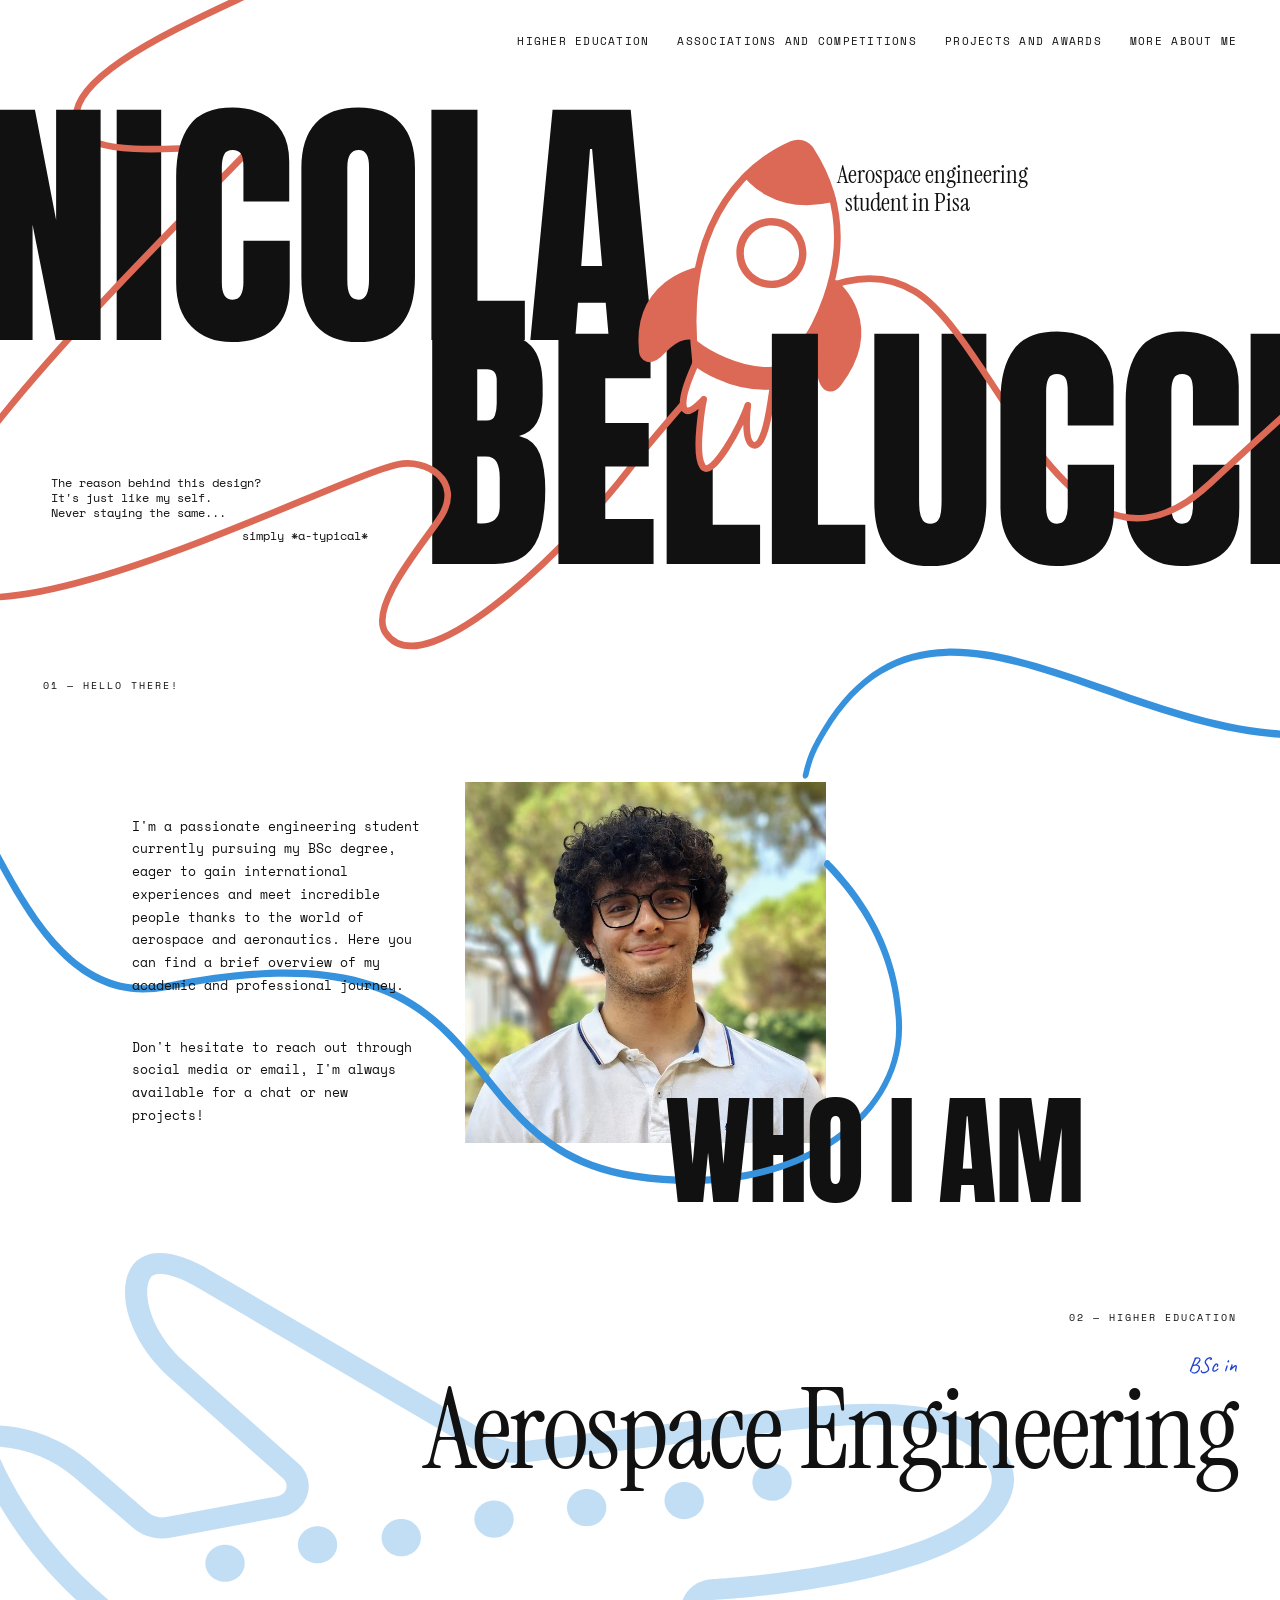
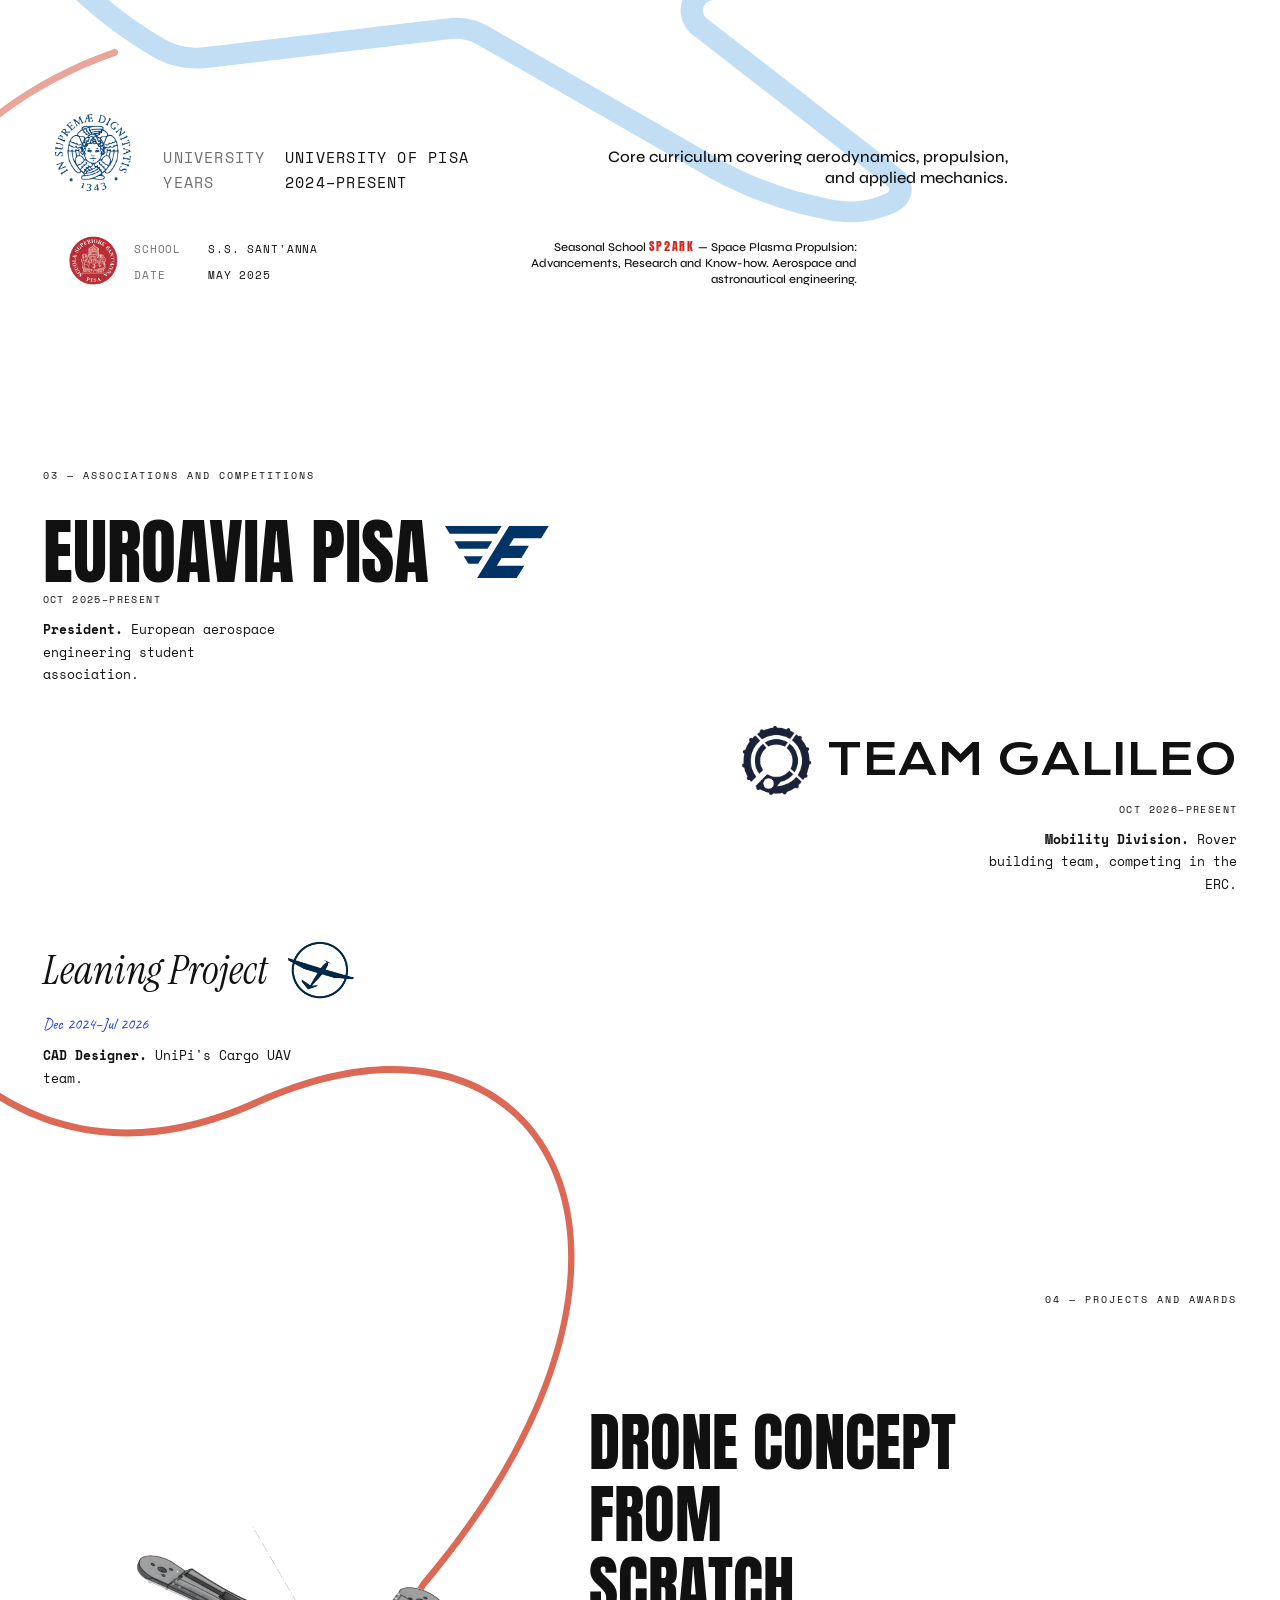
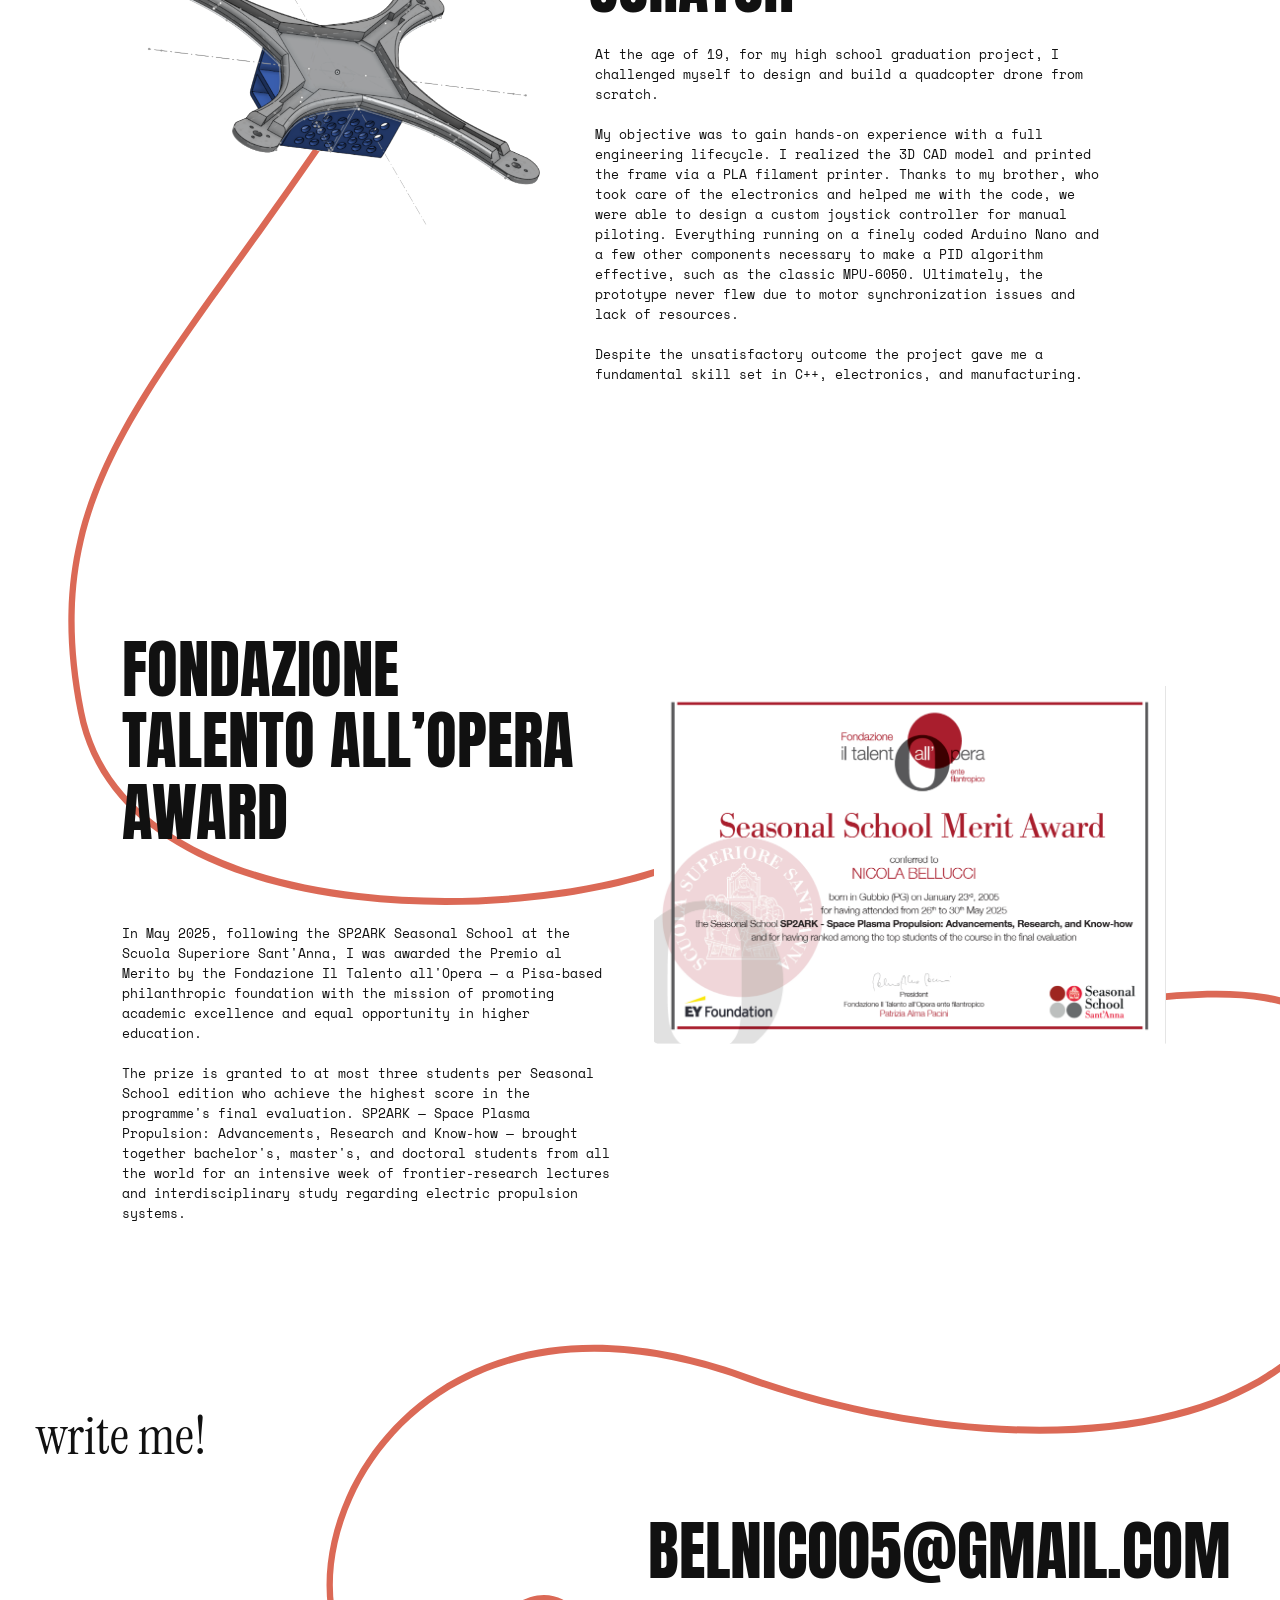
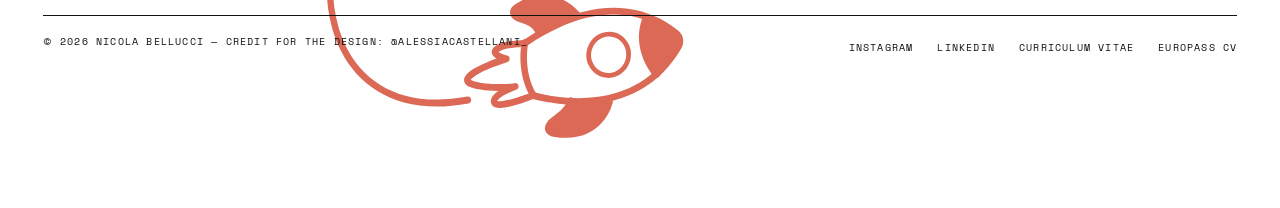
<file: index.html>
<!DOCTYPE html>
<html lang="en">
<head>
  <meta charset="UTF-8">
  <meta name="viewport" content="width=device-width, initial-scale=1.0">
  <title>Nicola Bellucci</title>
  <link rel="icon" href="favicon.ico" sizes="32x32">
  <link rel="icon" href="favicon.svg" type="image/svg+xml">
  <link rel="apple-touch-icon" href="apple-touch-icon.png">
  <link rel="preconnect" href="https://fonts.googleapis.com">
  <link rel="preconnect" href="https://fonts.gstatic.com" crossorigin>
  <link rel="stylesheet" href="https://fonts.googleapis.com/css2?family=Anton&family=Caveat:wght@500;700&family=Instrument+Serif:ital@0;1&family=Krona+One&family=Open+Sans:wght@800&family=Playfair:wght@900&family=Redaction:wght@700&family=Roboto:wght@900&family=Space+Mono:wght@400;700&family=Syne:wght@500;800&display=swap">
  <link rel="stylesheet" href="styles.css">
  <script>document.documentElement.classList.add('js');</script>
</head>
<body>
  <!-- The drawings come straight from the Figma file: page coordinates of its
       canvas, where the 1920px page frame starts at (253.388, 35.032) -->
  <main>
    <!-- The long trail, in two pieces cut at frame y 3590 where it runs off-screen: the top one
         hangs from the page's top, the bottom one from its end, so the page can grow in between -->
    <svg class="deco deco--red deco--long-trail" viewBox="253.388 35.032 1920 3590" fill="none" aria-hidden="true">
      <path id="long-trail" d="M2301.89 6091.03L2306.55 6089.98V6089.98L2301.89 6091.03ZM1796.5 5957.52L1795.92 5952.33V5952.33L1796.5 5957.52ZM1591.12 5843.86L1594.89 5846.97V5846.97L1591.12 5843.86ZM1796.5 5579.02L1791.87 5580.24L1791.87 5580.24L1796.5 5579.02ZM1306.93 5713.95L1305.38 5709.03C1305.21 5709.1 1305.05 5709.17 1304.9 5709.26L1306.93 5713.95ZM374.89 5503.03L379.523 5501.82V5501.82L374.89 5503.03ZM638.89 3688.53L637.16 3683.69V3683.69L638.89 3688.53ZM427.077 2518.53C429.588 2517.66 431.023 2514.71 430.282 2511.95C429.54 2509.19 426.903 2507.66 424.392 2508.53L425.734 2513.53L427.077 2518.53ZM888.39 4411.53L884.963 4407.98C884.777 4408.2 884.608 4408.44 884.457 4408.69L888.39 4411.53ZM956.084 6990.2C958.675 6989.73 960.463 6987.02 960.079 6984.16C959.695 6981.31 957.284 6979.38 954.694 6979.86L955.389 6985.03L956.084 6990.2ZM1371.39 6501.03L1369.83 6506.02V6506.02L1371.39 6501.03ZM2301.89 6091.03L2306.55 6089.98C2298.03 6039.46 2280.97 6002.15 2254.97 5975.63C2229 5949.14 2194.55 5933.88 2151.99 5926.52C2067.18 5911.86 1948.42 5928.38 1795.92 5952.33L1796.5 5957.52L1797.08 5962.72C1950.08 5938.69 2067.24 5922.52 2150.35 5936.89C2191.76 5944.05 2224.27 5958.72 2248.47 5983.41C2272.65 6008.06 2288.97 6043.16 2297.23 6092.09L2301.89 6091.03ZM1796.5 5957.52L1795.92 5952.33C1740.5 5961.03 1696.87 5963.15 1663.46 5960.3C1629.96 5957.44 1607.16 5949.62 1593 5938.86C1579.1 5928.29 1573.47 5914.88 1574.04 5899.73C1574.63 5884.19 1581.78 5866.15 1594.89 5846.97L1591.12 5843.86L1587.36 5840.75C1573.66 5860.78 1565.27 5880.92 1564.57 5899.5C1563.85 5918.47 1571.2 5935.13 1587.53 5947.54C1603.61 5959.77 1628.3 5967.84 1662.55 5970.76C1696.88 5973.69 1741.24 5971.48 1797.08 5962.72L1796.5 5957.52ZM1591.12 5843.86L1594.89 5846.97C1601.74 5836.95 1618.45 5818.84 1640.02 5796.05C1661.4 5773.45 1687.24 5746.56 1711.84 5719.33C1736.42 5692.12 1759.94 5664.39 1776.66 5640.04C1785.02 5627.87 1791.81 5616.37 1796.18 5606.08C1800.48 5595.95 1802.8 5586.15 1801.13 5577.79L1796.5 5579.02L1791.87 5580.24C1792.85 5585.16 1791.64 5592.28 1787.61 5601.77C1783.65 5611.09 1777.32 5621.91 1769.15 5633.79C1752.84 5657.54 1729.71 5684.85 1705.2 5711.98C1680.71 5739.1 1655 5765.85 1633.54 5788.53C1612.26 5811.02 1594.81 5829.85 1587.36 5840.75L1591.12 5843.86ZM1796.5 5579.02L1801.13 5577.8C1797.95 5561.83 1789.8 5550.78 1777.73 5544.21C1765.9 5537.76 1750.61 5535.76 1733.13 5536.82C1698.17 5538.94 1652.45 5553.48 1602.86 5573.47C1553.17 5593.5 1499.11 5619.2 1447.36 5643.96C1395.54 5668.76 1346.09 5692.6 1305.38 5709.03L1306.93 5713.95L1308.47 5718.88C1349.52 5702.31 1399.27 5678.33 1450.98 5653.58C1502.77 5628.8 1556.57 5603.22 1605.95 5583.32C1655.44 5563.37 1700.02 5549.33 1733.47 5547.3C1750.19 5546.28 1763.63 5548.31 1773.41 5553.64C1782.95 5558.84 1789.3 5567.31 1791.87 5580.24L1796.5 5579.02ZM1306.93 5713.95L1304.9 5709.26C1255.18 5736.32 1176.59 5758.46 1085.33 5770.93C994.161 5783.38 890.728 5786.12 791.488 5774.64C692.202 5763.15 597.401 5737.46 523.302 5693.27C449.254 5649.11 396.234 5586.72 379.523 5501.82L374.89 5503.03L370.256 5504.24C387.717 5592.95 443.076 5657.44 518.68 5702.53C594.232 5747.59 690.353 5773.51 790.324 5785.08C890.34 5796.65 994.497 5793.88 1086.31 5781.34C1178.04 5768.81 1257.84 5746.48 1308.95 5718.65L1306.93 5713.95ZM638.89 3688.53L637.16 3683.69C475.552 3757.16 337.867 3736.29 233.043 3660.4C128.04 3584.37 55.5078 3452.74 25.2592 3303.84C-35.2424 3006.02 73.6857 2641.41 427.077 2518.53L425.734 2513.53L424.392 2508.53C65.0734 2633.47 -45.3055 3004.52 16.0056 3306.33C46.6633 3457.25 120.317 3591.43 227.745 3669.21C335.353 3747.12 476.343 3768.07 640.62 3693.38L638.89 3688.53ZM374.89 5503.03L379.523 5501.82C360.264 5403.98 361.237 5323.07 378.692 5247.85C396.162 5172.56 430.223 5102.61 477.627 5026.77C525.075 4950.87 585.635 4869.45 656.032 4770.98C726.37 4672.59 806.341 4557.43 892.322 4414.38L888.39 4411.53L884.457 4408.69C798.688 4551.39 718.902 4666.29 648.638 4764.57C578.433 4862.77 517.545 4944.64 469.861 5020.92C422.133 5097.27 387.378 5168.41 369.51 5245.42C351.626 5322.49 350.738 5405.08 370.256 5504.24L374.89 5503.03ZM888.39 4411.53L891.817 4415.09C1105.57 4163.24 1152.32 3931.25 1089.11 3785.94C1025.64 3640.04 853.322 3585.41 637.16 3683.69L638.89 3688.53L640.62 3693.38C854.458 3596.16 1020.14 3651.78 1080.55 3790.63C1141.21 3930.07 1097.71 4157.33 884.963 4407.98L888.39 4411.53ZM955.389 6985.03L954.694 6979.86C860.344 6997.33 800.239 6961.87 771.937 6903.87C743.406 6845.41 746.458 6762.6 781.567 6684.11C851.491 6527.79 1048.64 6389.6 1369.83 6506.02L1371.39 6501.03L1372.94 6496.04C1048.14 6378.32 845.536 6517.63 773.084 6679.6C737.006 6760.25 733.214 6846.78 763.574 6908.99C794.164 6971.68 858.684 7008.24 956.084 6990.2L955.389 6985.03ZM1371.39 6501.03L1369.83 6506.02C1562.07 6575.7 1819.13 6612.79 2016.71 6562.31C2115.54 6537.05 2200.04 6489.74 2253.84 6412.98C2307.74 6336.06 2330.25 6230.43 2306.55 6089.98L2301.89 6091.03L2297.23 6092.09C2320.56 6230.36 2298.21 6332.71 2246.38 6406.65C2194.46 6480.74 2112.35 6527.14 2014.74 6552.09C1819.43 6601.99 1564.21 6565.37 1372.94 6496.04L1371.39 6501.03Z" fill="currentColor"/>
    </svg>
    <svg class="deco deco--red deco--long-trail deco--long-trail-end" viewBox="253.388 3625.032 1920 3523" fill="none" aria-hidden="true">
      <use href="#long-trail"/>
    </svg>

    <header class="hero">
      <div class="hero-frame">
        <nav class="site-nav">
          <a href="#education">Higher Education</a>
          <a href="#associations">Associations and Competitions</a>
          <a href="#projects-awards">Projects and Awards</a>
          <a href="about.html">More About Me</a>
        </nav>

        <h1 class="site-title"><span class="site-title-first">N<span class="under">i</span>c<span class="under">ola</span></span> <span class="site-title-last"><span class="under">B</span><span class="mid">e</span><span class="under">l</span>l<span class="under">u</span>c<span class="under">ci</span></span></h1>

        <svg class="deco deco--red deco--hero-trail" viewBox="253.388 35.032 1920 900" fill="none" aria-hidden="true">
          <path d="M670.806 5.00059C580.047 52.3385 324.673 148.645 373.55 232.03C399.646 276.591 572.55 252.03 635.05 252.03C465.37 428.566 56.7148 822.227 150.38 907.895C261.162 1009.19 753.756 752.592 849.994 731.817C893.107 722.476 947.755 755.88 915.051 809.53C894.017 844.034 804.863 943.861 831.847 984.41C890.498 1072.7 1124.65 840.373 1211.55 719.53C1310.22 600.031 1488.55 387.032 1626.55 472.532C1752.01 550.261 1859.55 955.032 2068.55 760.032C2235.75 604.033 2438.55 431.032 2475.55 400.532" stroke-width="10" stroke-linecap="round" stroke-linejoin="round" stroke="currentColor"/>
        </svg>
        <svg class="deco deco--red deco--hero-rocket" viewBox="1216.388 250.032 324 488" fill="none" aria-hidden="true">
          <defs>
            <clipPath id="rocket-band-clip"><rect width="151" height="74" transform="translate(1291.39 546.032)"/></clipPath>
          </defs>
          <path d="M1413.23 614.739C1411.76 616.375 1403.8 709.353 1383.48 703.222C1367.35 698.359 1375.09 643.414 1375.09 643.414C1367.44 669.362 1320.76 756.521 1307.15 734.979C1293.7 713.682 1308.63 636.036 1309.01 634.479C1308.17 635.658 1278.11 669.129 1278.11 639.831C1278.11 617.176 1297.17 582.248 1296.86 579.533C1270.29 349.658 1393.73 272.758 1441.18 251.95C1451.5 247.422 1463.56 251.149 1469.65 260.63C1571.65 419.514 1448.28 575.605 1413.23 614.739Z" class="rocket-hull" stroke-width="10" stroke-linecap="round" stroke-linejoin="round" stroke="currentColor"/>
          <path d="M1296.87 579.532C1296.87 579.532 1346.89 620.391 1413.23 614.738" stroke-width="10" stroke-linecap="round" stroke-linejoin="round" stroke="currentColor"/>
          <path d="M1410.51 373.747C1433.38 373.747 1451.93 392.285 1451.93 415.162C1451.93 438.04 1433.39 456.578 1410.51 456.578C1387.63 456.578 1369.1 438.04 1369.1 415.162C1369.1 392.285 1387.63 373.747 1410.51 373.747ZM1410.51 362.62C1381.54 362.62 1357.97 386.187 1357.97 415.162C1357.97 444.137 1381.54 467.705 1410.51 467.705C1439.49 467.705 1463.05 444.137 1463.05 415.162C1463.05 386.187 1439.49 362.62 1410.51 362.62Z" fill="currentColor"/>
          <path d="M1501.98 333.791C1413.07 354.276 1373.86 297.861 1373.86 297.861C1373.86 297.861 1419.66 259.217 1441.61 254.31C1461.27 249.914 1464.79 259.217 1465.31 261.209C1465.39 261.498 1465.5 261.776 1465.63 262.043L1501.99 333.791H1501.98Z" fill="currentColor" stroke-width="10" stroke-linecap="round" stroke-linejoin="round" stroke="currentColor"/>
          <path d="M1462.76 541.678C1462.76 541.678 1478.09 551.865 1482.86 589.288C1487.93 629.124 1505.11 618.073 1511.22 610.001C1579.4 519.852 1506.24 460.826 1506.24 460.826C1506.24 460.826 1473.37 536.243 1462.76 541.678Z" fill="currentColor" stroke-width="10" stroke-linecap="round" stroke-linejoin="round" stroke="currentColor"/>
          <path d="M1298.64 441.345C1298.64 441.345 1206.15 459.259 1216.92 563.12C1217.71 570.731 1226.85 583.761 1247.45 561.373C1273.01 533.622 1291.51 540.543 1291.51 540.543C1291.51 540.543 1290.56 469.163 1298.64 441.356V441.345Z" fill="currentColor" stroke-width="10" stroke-linecap="round" stroke-linejoin="round" stroke="currentColor"/>
          <g clip-path="url(#rocket-band-clip)"><path d="M1436.85 587.193C1365.55 605.934 1296.93 551.587 1296.93 551.587L1299.4 578.327C1299.4 578.327 1356.69 621.521 1415.33 613.478L1436.85 587.182V587.193Z" fill="currentColor" stroke-width="10" stroke-linecap="round" stroke-linejoin="round" stroke="currentColor"/></g>
        </svg>

        <p class="tagline">Aerospace engineering<br>&nbsp;&nbsp;student in Pisa</p>
        <p class="hero-note">The reason behind this design?<br>It's just like my self.<br>Never staying the same...<span class="hero-note-end">simply *a-typical*</span></p>
      </div>
    </header>

    <section class="section bio-section shell reveal">
      <svg class="deco deco--blue deco--bio-trail" viewBox="253.388 995.032 1920 840" fill="none" aria-hidden="true">
        <path d="M9.31483 1081.69C6.82833 1082.3 4.84551 1085.18 4.88604 1088.13C4.92657 1091.08 6.97513 1092.98 9.46159 1092.37L9.38821 1087.03L9.31483 1081.69ZM504.888 1514.53L504.987 1509.15V1509.15L504.888 1514.53ZM1489.89 1131.03L1493.35 1133.68V1133.68L1489.89 1131.03ZM2431.19 1070.65C2433.5 1069.03 2434.62 1065.66 2433.69 1063.12C2432.76 1060.59 2430.14 1059.84 2427.83 1061.47L2429.51 1066.06L2431.19 1070.65ZM1205.1 1799.28L1203.74 1804.7V1804.7L1205.1 1799.28ZM1602.01 1574.91L1606.51 1573.81V1573.81L1602.01 1574.91ZM1457.57 1196.99C1456.87 1199.99 1458.23 1202.66 1460.62 1202.96C1463 1203.26 1465.51 1201.07 1466.21 1198.07L1461.89 1197.53L1457.57 1196.99ZM1497.22 1326.18C1495.55 1324.37 1492.7 1324.84 1490.86 1327.25C1489.02 1329.65 1488.88 1333.07 1490.56 1334.88L1493.89 1330.53L1497.22 1326.18ZM9.38821 1087.03L9.46159 1092.37C62.4238 1079.46 102.993 1101.84 138.445 1142.97C174.021 1184.24 203.919 1243.76 235.639 1304.04C267.223 1364.05 300.561 1424.7 342.832 1466.94C385.235 1509.33 436.821 1533.39 504.79 1519.91L504.888 1514.53L504.987 1509.15C439.948 1522.06 390.487 1499.2 349.289 1458.03C307.958 1416.72 275.139 1357.17 243.496 1297.04C211.987 1237.16 181.585 1176.57 145.275 1134.45C108.838 1092.18 65.9325 1067.89 9.31483 1081.69L9.38821 1087.03ZM1489.89 1131.03L1493.35 1133.68C1518.42 1092.14 1545.96 1064.09 1575.62 1046.1C1605.33 1028.09 1637.45 1020 1671.77 1018.89C1740.63 1016.66 1817.42 1042.53 1899.82 1071.42C1981.95 1100.21 2069.43 1131.91 2158.86 1140.5C2248.39 1149.11 2340.27 1134.61 2431.19 1070.65L2429.51 1066.06L2427.83 1061.47C2339.3 1123.74 2249.55 1138.12 2161.2 1129.63C2072.75 1121.13 1986.09 1089.76 1903.74 1060.89C1821.66 1032.11 1743.62 1005.71 1673.21 1007.99C1637.9 1009.13 1604.28 1017.47 1572.87 1036.52C1541.42 1055.59 1512.47 1085.22 1486.42 1128.39L1489.89 1131.03ZM504.888 1514.53L504.79 1519.91C636.392 1493.8 726.719 1495.72 792.906 1513.74C859.004 1531.73 901.29 1565.86 936.693 1604.79C1007.46 1682.59 1051.7 1781.55 1203.74 1804.7L1205.1 1799.28L1206.46 1793.87C1057.47 1771.19 1015.51 1675.41 943.39 1596.12C907.348 1556.49 864.014 1521.49 796.375 1503.07C728.826 1484.68 637.298 1482.9 504.987 1509.15L504.888 1514.53ZM1205.1 1799.28L1203.74 1804.7C1325.45 1823.23 1426.23 1800.88 1496.62 1756.31C1567.08 1711.7 1607.59 1644.32 1606.51 1573.81L1602.01 1574.91L1597.5 1576.02C1598.49 1640.57 1561.65 1703.81 1493.7 1746.83C1425.68 1789.9 1326.97 1812.22 1206.46 1793.87L1205.1 1799.28ZM1461.89 1197.53L1466.21 1198.07C1468.92 1186.49 1471.44 1177.54 1475.35 1167.99C1479.28 1158.41 1484.7 1148.01 1493.35 1133.68L1489.89 1131.03L1486.42 1128.39C1477.58 1143.05 1471.74 1154.15 1467.42 1164.7C1463.09 1175.28 1460.36 1185.07 1457.57 1196.99L1461.89 1197.53ZM1602.01 1574.91L1606.51 1573.81C1604.38 1435.14 1520.6 1351.53 1497.22 1326.18L1493.89 1330.53L1490.56 1334.88C1514.28 1360.62 1595.45 1441.95 1597.5 1576.02L1602.01 1574.91Z" fill="currentColor"/>
      </svg>

      <h2 class="section-label">01 — Hello there!</h2>
      <div class="bio-row">
        <div class="bio-text">
          <p>I'm a passionate engineering student currently pursuing my BSc degree, eager to gain international experiences and meet incredible people thanks to the world of aerospace and aeronautics. Here you can find a brief overview of my academic and professional journey.</p>
          <p>Don't hesitate to reach out through social media or email, I'm always available for a chat or new projects!</p>
        </div>
        <img class="profile-picture" src="profile.jpg" alt="Nicola Bellucci">
      </div>
      <p class="bio-statement">W<span class="under">H</span>O<span class="under"> I AM</span></p>
    </section>

    <section class="section degree-section shell reveal" id="education">
      <svg class="deco deco--blue deco--edu-plane" viewBox="208.388 1909.03 1566 854" fill="none" aria-hidden="true">
        <rect width="1566" height="854" transform="translate(208.388 1909.03)" class="deco-veil"/>
        <path d="M493.3 1940.49C501.936 1940.49 521.375 1943.48 554.184 1963.45C554.351 1963.55 554.517 1963.64 554.651 1963.74L975.1 2210.17C990.505 2219.2 1008.21 2223.95 1026.31 2223.95C1030.42 2223.95 1034.55 2223.7 1038.62 2223.23L1360.37 2184.47C1369.01 2183.43 1377.98 2182.3 1387.18 2181.17C1441.9 2174.34 1503.91 2166.64 1562.23 2166.64C1609.71 2166.64 1646.89 2171.7 1675.83 2182.14C1706.44 2193.19 1726.61 2210.05 1737.48 2233.73C1739.95 2239.08 1747.45 2255.41 1729.14 2280.1C1714.14 2300.33 1686.26 2319.71 1650.65 2334.68C1525.29 2387.31 1322.96 2398.19 1320.93 2398.32C1320.33 2398.32 1319.76 2398.38 1319.16 2398.44C1299.86 2400.39 1283.79 2412.35 1277.28 2429.62C1270.78 2446.89 1275.25 2465.7 1288.92 2478.72C1289.72 2479.48 1290.52 2480.17 1291.39 2480.86L1586.47 2710.12C1587.4 2711.32 1587.77 2712.73 1587.5 2714.27C1587.27 2715.63 1586.5 2717.48 1584.04 2718.65L1582.84 2719.24C1566.03 2727.36 1547.16 2731.67 1528.29 2731.67C1520.48 2731.67 1512.68 2730.95 1505.05 2729.53L1500.68 2728.71C1439.1 2717.2 1380.68 2695.75 1327.06 2664.98L985.703 2469.03C971.199 2460.7 954.528 2456.29 937.557 2456.29C933.722 2456.29 929.821 2456.51 925.987 2456.99L559.485 2500.43C555.718 2500.87 551.917 2501.09 548.149 2501.09C531.144 2501.09 514.506 2496.62 500.069 2488.13C440.853 2453.34 388.438 2409.86 344.293 2358.87C302.548 2310.65 269.272 2256.95 245.232 2199.07C289.777 2200.73 332.089 2217.12 365.165 2245.66L452.756 2321.22C464.726 2331.53 480.23 2337.2 496.401 2337.2C500.602 2337.2 504.837 2336.82 508.971 2336.03L676.451 2304.76C694.79 2301.33 709.394 2288.69 714.595 2271.73C719.763 2254.78 714.528 2236.72 700.925 2224.61L530.044 2072.55C480.464 2028.41 467.427 1973.11 477.096 1950.18C479.663 1944.08 483.131 1940.55 493.267 1940.55M493.3 1909.03C418.48 1909.03 424.115 2021.37 507.204 2095.32L678.085 2247.39C687.788 2256.01 683.086 2271.36 670.016 2273.78L502.536 2305.05C500.502 2305.42 498.469 2305.61 496.468 2305.61C488.699 2305.61 481.13 2302.91 475.295 2297.87L387.705 2222.31C346.693 2186.93 293.145 2167.36 237.663 2167.36C236.263 2167.36 234.862 2167.36 233.462 2167.39C215.857 2167.7 203.854 2184.31 209.989 2199.89H210.022C261.403 2330.4 357.263 2441.13 482.531 2514.71C502.336 2526.35 525.109 2532.42 548.216 2532.42C553.384 2532.42 558.552 2532.1 563.72 2531.51L930.221 2488.06C932.689 2487.78 935.156 2487.62 937.623 2487.62C948.46 2487.62 959.129 2490.42 968.465 2495.77L1309.83 2691.72C1366.64 2724.34 1429.09 2747.24 1494.31 2759.45L1498.68 2760.26C1508.51 2762.09 1518.48 2763 1528.42 2763C1552.53 2763 1576.47 2757.62 1598.17 2747.11L1599.37 2746.52C1623.35 2734.94 1628.41 2704.96 1609.61 2687.09L1312.69 2456.42C1302.79 2447.01 1308.83 2431 1322.8 2429.59C1322.8 2429.59 1531.62 2418.95 1664.26 2363.27C1748.48 2327.92 1791.46 2271.92 1768.12 2221.12C1736.94 2153.27 1653.69 2135.08 1562.3 2135.05C1491.71 2135.05 1416.26 2145.9 1356.21 2153.14L1034.45 2191.9C1031.75 2192.21 1029.08 2192.37 1026.38 2192.37C1014.54 2192.37 1002.91 2189.25 992.739 2183.31L572.256 1937C539.947 1917.34 513.639 1909.03 493.3 1909.03Z" fill="currentColor" fill-opacity="0.3"/>
        <path d="M590.961 2346.63C574.656 2346.63 561.453 2359.09 561.453 2374.47C561.453 2389.86 574.656 2402.31 590.961 2402.31C607.265 2402.31 620.469 2389.86 620.469 2374.47C620.469 2359.09 607.265 2346.63 590.961 2346.63Z" fill="currentColor" fill-opacity="0.3"/>
        <path d="M729.666 2318.83C713.361 2318.83 700.158 2331.28 700.158 2346.66C700.158 2362.05 713.361 2374.5 729.666 2374.5C745.97 2374.5 759.174 2362.05 759.174 2346.66C759.174 2331.28 745.97 2318.83 729.666 2318.83Z" fill="currentColor" fill-opacity="0.3"/>
        <path d="M855.267 2308.22C838.963 2308.22 825.759 2320.68 825.759 2336.06C825.759 2351.45 838.963 2363.9 855.267 2363.9C871.572 2363.9 884.775 2351.45 884.775 2336.06C884.775 2320.68 871.572 2308.22 855.267 2308.22Z" fill="currentColor" fill-opacity="0.3"/>
        <path d="M994.439 2280.38C978.135 2280.38 964.931 2292.84 964.931 2308.22C964.931 2323.61 978.135 2336.06 994.439 2336.06C1010.74 2336.06 1023.95 2323.61 1023.95 2308.22C1023.95 2292.84 1010.74 2280.38 994.439 2280.38Z" fill="currentColor" fill-opacity="0.3"/>
        <path d="M1133.38 2263.18C1117.07 2263.18 1103.87 2275.63 1103.87 2291.02C1103.87 2306.4 1117.07 2318.86 1133.38 2318.86C1149.68 2318.86 1162.89 2306.4 1162.89 2291.02C1162.89 2275.63 1149.68 2263.18 1133.38 2263.18Z" fill="currentColor" fill-opacity="0.3"/>
        <path d="M1279.65 2252.58C1263.35 2252.58 1250.14 2265.03 1250.14 2280.42C1250.14 2295.8 1263.35 2308.26 1279.65 2308.26C1295.96 2308.26 1309.16 2295.8 1309.16 2280.42C1309.16 2265.03 1295.96 2252.58 1279.65 2252.58Z" fill="currentColor" fill-opacity="0.3"/>
        <path d="M1411.49 2224.93C1395.18 2224.93 1381.98 2237.38 1381.98 2252.77C1381.98 2268.15 1395.18 2280.61 1411.49 2280.61C1427.79 2280.61 1441 2268.15 1441 2252.77C1441 2237.38 1427.79 2224.93 1411.49 2224.93Z" fill="currentColor" fill-opacity="0.3"/>
      </svg>

      <h2 class="section-label section-label--end">02 — Higher Education</h2>

      <div class="degree">
        <div class="degree-note">BSc in</div>
        <h3 class="degree-title">Aerospace Engineering</h3>
      </div>

      <div class="degree-row">
        <div class="degree-facts">
          <img class="org-logo" src="logos/unipi.png" alt="University of Pisa">
          <dl class="facts">
            <dt>University</dt><dd>University of Pisa</dd>
            <dt>Years</dt><dd>2024–Present</dd>
          </dl>
        </div>
        <p class="degree-desc">Core curriculum covering aerodynamics, propulsion, and applied mechanics.</p>
      </div>

      <div class="degree-row degree-row--minor">
        <div class="degree-facts">
          <img class="org-logo" src="logos/santanna.png" alt="Scuola Superiore Sant'Anna">
          <dl class="facts">
            <dt>School</dt><dd>S.S. Sant'Anna</dd>
            <dt>Date</dt><dd>May 2025</dd>
          </dl>
        </div>
        <p class="degree-desc">Seasonal School <strong>SP2ARK</strong> — Space Plasma Propulsion: Advancements, Research and Know-how. Aerospace and astronautical engineering.</p>
      </div>
    </section>

    <section class="section entries-section shell reveal" id="associations">
      <h2 class="section-label">03 — Associations and Competitions</h2>

      <a class="entry" href="https://pisa.euroavia.eu/" target="_blank" rel="noopener">
        <div class="entry-head title--poster">
          <h3>EUROAVIA Pisa</h3>
          <img class="org-logo org-logo--wide" src="logos/euroavia.svg" alt="EUROAVIA">
        </div>
        <div class="entry-meta meta--caps">Oct 2025–Present</div>
        <p class="entry-desc"><strong>President.</strong> European aerospace engineering student association.</p>
      </a>

      <a class="entry entry--end" href="https://www.instagram.com/team_galileo_pisa/" target="_blank" rel="noopener">
        <div class="entry-head title--wide">
          <h3>Team Galileo</h3>
          <img class="org-logo org-logo--round" src="logos/team-galileo.png" alt="Team Galileo">
        </div>
        <div class="entry-meta meta--caps">Oct 2026–Present</div>
        <p class="entry-desc"><strong>Mobility Division.</strong> Rover building team, competing in the ERC.</p>
      </a>

      <a class="entry" href="https://leaningproject.it/" target="_blank" rel="noopener">
        <div class="entry-head title--serif">
          <h3>Leaning Project</h3>
          <img class="org-logo org-logo--round" src="logos/leaning.png" alt="Leaning Project">
        </div>
        <div class="entry-meta meta--hand">Dec 2024–Jul 2026</div>
        <p class="entry-desc"><strong>CAD Designer.</strong> UniPi's Cargo UAV team.</p>
      </a>
    </section>

    <section class="section projects-section shell reveal" id="projects-awards">
      <h2 class="section-label section-label--end">04 — Projects and Awards</h2>

      <div class="project">
        <img class="project-photo" src="project%20pictures/drone.png" alt="CAD model of the drone's frame">
        <div class="project-text">
          <h3 class="title--project">Drone Concept<br>from<br>Scratch</h3>
          <p>At the age of 19, for my high school graduation project, I challenged myself to design and build a quadcopter drone from scratch.</p>
          <p>My objective was to gain hands-on experience with a full engineering lifecycle. I realized the 3D CAD model and printed the frame via a PLA filament printer. Thanks to my brother, who took care of the electronics and helped me with the code, we were able to design a custom joystick controller for manual piloting. Everything running on a finely coded Arduino Nano and a few other components necessary to make a PID algorithm effective, such as the classic MPU-6050. Ultimately, the prototype never flew due to motor synchronization issues and lack of resources.</p>
          <p>Despite the unsatisfactory outcome the project gave me a fundamental skill set in C++, electronics, and manufacturing.</p>
        </div>
      </div>

      <div class="project project--award">
        <div class="project-text">
          <h3 class="title--project">Fondazione<br>Talento all’Opera<br>Award</h3>
          <p>In May 2025, following the SP2ARK Seasonal School at the Scuola Superiore Sant'Anna, I was awarded the Premio al Merito by the Fondazione Il Talento all'Opera — a Pisa-based philanthropic foundation with the mission of promoting academic excellence and equal opportunity in higher education.</p>
          <p>The prize is granted to at most three students per Seasonal School edition who achieve the highest score in the programme's final evaluation. SP2ARK — Space Plasma Propulsion: Advancements, Research and Know-how — brought together bachelor's, master's, and doctoral students from all the world for an intensive week of frontier-research lectures and interdisciplinary study regarding electric propulsion systems.</p>
        </div>
        <img class="cert-embed" src="awards/Screenshot%202026-05-17%20010929.png" alt="Fondazione Talento all'Opera Certificate">
      </div>
    </section>

    <footer class="section contact shell">
      <svg class="deco deco--red deco--footer-rocket" viewBox="949.388 6834.032 329 209" fill="none" aria-hidden="true">
        <path d="M1053.36 6984.9C1052.02 6984.53 996.71 7007.85 994.536 6994.12C992.807 6983.22 1026.34 6971.22 1026.34 6971.22C1009.39 6974.55 946.59 6973.46 955.089 6959.02C963.492 6944.75 1011.99 6930.13 1012.99 6929.88C1012.08 6929.75 984.575 6922.23 1001.3 6913.42C1014.24 6906.6 1039.5 6907.25 1040.96 6906.25C1164.79 6821.56 1243.16 6870.64 1268.29 6892.13C1273.76 6896.81 1275 6904.98 1271.29 6911.39C1209.06 7018.85 1085.49 6993.63 1053.36 6984.9Z" class="rocket-hull"/>
        <path d="M1053.36 6984.9L1052 6989.81L1052 6989.81L1053.36 6984.9ZM994.536 6994.12L999.393 6993.18L999.393 6993.18L994.536 6994.12ZM1026.34 6971.22L1027.85 6976.02C1030.3 6975.14 1031.73 6972.47 1031.12 6969.9C1030.51 6967.34 1028.07 6965.73 1025.53 6966.23L1026.34 6971.22ZM955.089 6959.02L950.9 6956.46L950.9 6956.46L955.089 6959.02ZM1012.99 6929.88L1014.03 6934.82C1016.34 6934.24 1017.96 6932.07 1017.91 6929.64C1017.85 6927.2 1016.12 6925.2 1013.79 6924.85L1012.99 6929.88ZM1040.96 6906.25L1043.61 6910.46L1043.61 6910.46L1040.96 6906.25ZM1268.29 6892.13L1265.1 6896.07L1265.1 6896.07L1268.29 6892.13ZM1271.29 6911.39L1275.5 6913.92L1275.5 6913.92L1271.29 6911.39ZM1053.36 6984.9L1054.72 6979.99C1053.75 6979.72 1052.91 6979.84 1052.81 6979.86C1052.52 6979.89 1052.28 6979.94 1052.12 6979.98C1051.81 6980.05 1051.48 6980.14 1051.2 6980.23C1050.62 6980.41 1049.88 6980.66 1049.05 6980.95C1047.41 6981.53 1045.05 6982.38 1042.41 6983.32C1037.02 6985.23 1030.03 6987.64 1023.05 6989.63C1015.99 6991.64 1009.28 6993.12 1004.36 6993.34C1001.85 6993.46 1000.29 6993.22 999.478 6992.9C998.881 6992.66 999.316 6992.7 999.393 6993.18L994.536 6994.12L989.679 6995.05C990.299 6998.97 992.938 7001.28 995.787 7002.4C998.423 7003.44 1001.55 7003.63 1004.55 7003.49C1010.65 7003.22 1018.26 7001.47 1025.46 6999.41C1032.75 6997.34 1039.98 6994.84 1045.41 6992.92C1048.17 6991.94 1050.37 6991.14 1052.02 6990.56C1052.83 6990.28 1053.42 6990.08 1053.8 6989.96C1054 6989.9 1054.06 6989.88 1054.03 6989.89C1054.02 6989.89 1053.9 6989.92 1053.71 6989.95C1053.7 6989.95 1052.93 6990.07 1052 6989.81L1053.36 6984.9ZM994.536 6994.12L999.393 6993.18C999.392 6993.18 999.392 6993.18 999.392 6993.17C999.393 6993.16 999.395 6993.13 999.406 6993.07C999.43 6992.97 999.497 6992.75 999.675 6992.43C1000.05 6991.74 1000.78 6990.82 1001.99 6989.71C1004.42 6987.48 1008.02 6985.19 1011.97 6983.08C1015.86 6981 1019.84 6979.23 1022.87 6977.97C1024.38 6977.34 1025.64 6976.85 1026.51 6976.52C1026.95 6976.35 1027.29 6976.22 1027.52 6976.14C1027.64 6976.09 1027.72 6976.06 1027.78 6976.04C1027.81 6976.03 1027.83 6976.03 1027.84 6976.02C1027.85 6976.02 1027.85 6976.02 1027.85 6976.02C1027.85 6976.02 1027.85 6976.02 1027.85 6976.02C1027.85 6976.02 1027.85 6976.02 1027.85 6976.02C1027.85 6976.02 1027.85 6976.02 1026.34 6971.22C1024.83 6966.43 1024.83 6966.43 1024.82 6966.43C1024.82 6966.43 1024.82 6966.43 1024.82 6966.43C1024.82 6966.43 1024.82 6966.43 1024.81 6966.43C1024.81 6966.43 1024.8 6966.44 1024.79 6966.44C1024.77 6966.45 1024.74 6966.46 1024.71 6966.47C1024.64 6966.5 1024.53 6966.53 1024.4 6966.58C1024.14 6966.68 1023.76 6966.82 1023.29 6967C1022.34 6967.36 1020.99 6967.89 1019.38 6968.56C1016.18 6969.89 1011.88 6971.8 1007.61 6974.08C1003.39 6976.33 998.928 6979.09 995.558 6982.18C992.489 6984.99 988.797 6989.49 989.679 6995.05L994.536 6994.12ZM1026.34 6971.22L1025.53 6966.23C1017.69 6967.77 998.264 6968.37 981.755 6966.73C973.466 6965.91 966.472 6964.57 962.198 6962.78C959.97 6961.84 959.221 6961.08 959.09 6960.88C959.084 6960.87 959.121 6960.93 959.159 6961.05C959.199 6961.17 959.224 6961.32 959.223 6961.47C959.222 6961.81 959.112 6961.87 959.279 6961.58L955.089 6959.02L950.9 6956.46C950.005 6957.98 949.389 6959.75 949.382 6961.68C949.375 6963.64 949.999 6965.36 950.941 6966.78C952.683 6969.39 955.579 6971.05 958.308 6972.2C963.947 6974.57 972.118 6976 980.585 6976.84C997.588 6978.53 1018.04 6978 1027.15 6976.21L1026.34 6971.22ZM955.089 6959.02L959.279 6961.58C960.648 6959.26 964.221 6956.22 969.902 6952.88C975.357 6949.67 981.997 6946.6 988.544 6943.9C995.067 6941.22 1001.38 6938.96 1006.13 6937.35C1008.51 6936.55 1010.48 6935.92 1011.89 6935.48C1013.38 6935.01 1014.08 6934.8 1014.03 6934.82L1012.99 6929.88L1011.94 6924.94C1011.16 6925.14 998.553 6928.94 985.088 6934.48C978.335 6937.26 971.212 6940.53 965.179 6944.09C959.373 6947.5 953.732 6951.65 950.9 6956.46L955.089 6959.02ZM1012.99 6929.88L1013.79 6924.85C1014.07 6924.89 1013.89 6924.87 1012.98 6924.61C1012.25 6924.39 1011.25 6924.08 1010.11 6923.68C1007.79 6922.86 1005.15 6921.76 1003.11 6920.52C1002.09 6919.89 1001.4 6919.34 1001 6918.9C1000.57 6918.44 1000.77 6918.44 1000.82 6918.93C1001.03 6920.59 999.447 6920.04 1003.46 6917.93L1001.3 6913.42L999.147 6908.9C994.793 6911.2 990.375 6914.89 991.062 6920.45C991.362 6922.88 992.626 6924.74 993.818 6926.02C995.037 6927.34 996.52 6928.41 997.949 6929.29C1000.81 6931.04 1004.17 6932.4 1006.74 6933.3C1008.05 6933.76 1009.22 6934.13 1010.09 6934.39C1010.8 6934.59 1011.67 6934.84 1012.18 6934.91L1012.99 6929.88ZM1001.3 6913.42L1003.46 6917.93C1008.99 6915.02 1017.67 6913.52 1025.8 6912.71C1029.76 6912.31 1033.36 6912.09 1036.17 6911.9C1037.55 6911.81 1038.8 6911.72 1039.76 6911.61C1040.24 6911.56 1040.75 6911.5 1041.21 6911.41C1041.44 6911.36 1041.75 6911.3 1042.07 6911.2C1042.32 6911.12 1042.95 6910.92 1043.61 6910.46L1040.96 6906.25L1038.32 6902.03C1038.89 6901.64 1039.38 6901.5 1039.44 6901.48C1039.59 6901.43 1039.66 6901.42 1039.63 6901.43C1039.55 6901.44 1039.36 6901.47 1038.98 6901.51C1038.23 6901.59 1037.17 6901.67 1035.76 6901.76C1033.02 6901.95 1029.23 6902.18 1025.07 6902.6C1016.97 6903.41 1006.55 6905 999.147 6908.9L1001.3 6913.42ZM1040.96 6906.25L1043.61 6910.46C1104.68 6868.69 1154.07 6860.2 1190.98 6864.42C1227.98 6868.65 1253.01 6885.73 1265.1 6896.07L1268.29 6892.13L1271.48 6888.19C1258.44 6877.03 1231.72 6858.83 1192.29 6854.32C1152.77 6849.8 1101.07 6859.11 1038.31 6902.03L1040.96 6906.25ZM1268.29 6892.13L1265.1 6896.07C1268.71 6899.16 1269.55 6904.59 1267.08 6908.86L1271.29 6911.39L1275.5 6913.92C1280.45 6905.37 1278.81 6894.45 1271.48 6888.19L1268.29 6892.13ZM1271.29 6911.39L1267.08 6908.86C1236.96 6960.88 1192.09 6980.8 1150.48 6986.68C1108.72 6992.59 1070.51 6984.28 1054.72 6979.99L1053.36 6984.9L1052 6989.81C1068.34 6994.25 1107.98 7002.91 1151.59 6996.75C1195.36 6990.56 1243.39 6969.36 1275.5 6913.92L1271.29 6911.39Z" fill="currentColor"/>
        <path d="M1045.75 6906.25C1046.37 6903.51 1044.73 6900.81 1042.08 6900.24C1039.43 6899.66 1036.79 6901.42 1036.17 6904.17L1040.96 6905.21L1045.75 6906.25ZM1049.26 6987.31C1050.65 6989.69 1053.68 6990.4 1056.01 6988.91C1058.34 6987.42 1059.11 6984.28 1057.71 6981.91L1053.49 6984.61L1049.26 6987.31ZM1040.96 6905.21C1036.17 6904.17 1036.17 6904.17 1036.17 6904.17C1036.17 6904.17 1036.17 6904.17 1036.17 6904.18C1036.16 6904.18 1036.16 6904.18 1036.16 6904.19C1036.16 6904.2 1036.16 6904.21 1036.15 6904.23C1036.15 6904.26 1036.14 6904.3 1036.13 6904.35C1036.11 6904.44 1036.08 6904.58 1036.04 6904.76C1035.97 6905.12 1035.87 6905.63 1035.75 6906.28C1035.52 6907.59 1035.22 6909.47 1034.94 6911.84C1034.37 6916.56 1033.86 6923.23 1034.06 6931.11C1034.45 6946.84 1037.7 6967.62 1049.26 6987.31L1053.49 6984.61L1057.71 6981.91C1047.28 6964.14 1044.27 6945.22 1043.9 6930.61C1043.72 6923.33 1044.19 6917.17 1044.71 6912.86C1044.97 6910.7 1045.24 6909.02 1045.44 6907.88C1045.54 6907.32 1045.62 6906.89 1045.68 6906.61C1045.71 6906.48 1045.73 6906.38 1045.74 6906.31C1045.75 6906.28 1045.75 6906.26 1045.75 6906.25C1045.75 6906.25 1045.75 6906.24 1045.76 6906.24C1045.76 6906.24 1045.75 6906.24 1045.75 6906.25C1045.75 6906.25 1045.75 6906.25 1045.75 6906.25C1045.75 6906.25 1045.75 6906.25 1040.96 6905.21Z" fill="currentColor"/>
        <path d="M1190.16 6911.18C1196.56 6924.62 1191.14 6941.12 1178.03 6948.03C1164.93 6954.94 1149.11 6949.65 1142.7 6936.21C1136.29 6922.77 1141.71 6906.27 1154.82 6899.36C1167.93 6892.45 1183.74 6897.74 1190.16 6911.18ZM1196.53 6907.82C1188.41 6890.8 1168.3 6884.07 1151.7 6892.82C1135.1 6901.58 1128.2 6922.55 1136.32 6939.57C1144.44 6956.6 1164.55 6963.32 1181.15 6954.57C1197.75 6945.81 1204.65 6924.84 1196.53 6907.82Z" fill="currentColor"/>
        <path d="M1238.24 6953.68C1201.5 6907.54 1222.88 6867.37 1222.88 6867.37C1222.88 6867.37 1257.94 6882.64 1266.93 6894.08C1274.97 6904.32 1270.62 6909.21 1269.62 6910.12C1269.48 6910.25 1269.35 6910.4 1269.23 6910.56L1238.24 6953.69L1238.24 6953.68Z" fill="currentColor"/>
        <path d="M1238.24 6953.68L1242.66 6951.35C1242.5 6951.01 1242.3 6950.69 1242.07 6950.4L1238.24 6953.68ZM1222.88 6867.37L1224.88 6862.68C1222.56 6861.67 1219.82 6862.68 1218.58 6865L1222.88 6867.37ZM1266.93 6894.08L1263.08 6897.33L1263.08 6897.33L1266.93 6894.08ZM1269.62 6910.12L1266.41 6906.35C1266.4 6906.36 1266.4 6906.36 1266.39 6906.37L1269.62 6910.12ZM1269.23 6910.56L1265.32 6907.58C1265.32 6907.58 1265.31 6907.59 1265.31 6907.6L1269.23 6910.56ZM1238.24 6953.69L1233.82 6956.02C1234.56 6957.59 1236.06 6958.63 1237.76 6958.76C1239.47 6958.89 1241.13 6958.09 1242.16 6956.65L1238.24 6953.69ZM1238.24 6953.68L1242.07 6950.4C1224.49 6928.33 1221 6907.98 1221.69 6893.35C1222.05 6885.98 1223.47 6879.98 1224.78 6875.85C1225.44 6873.79 1226.07 6872.2 1226.52 6871.16C1226.74 6870.64 1226.92 6870.25 1227.04 6870.01C1227.1 6869.89 1227.14 6869.81 1227.17 6869.76C1227.18 6869.74 1227.18 6869.72 1227.19 6869.72C1227.19 6869.72 1227.19 6869.72 1227.19 6869.72C1227.19 6869.72 1227.19 6869.72 1227.18 6869.73C1227.18 6869.73 1227.18 6869.73 1227.18 6869.73C1227.18 6869.73 1227.18 6869.73 1222.88 6867.37C1218.58 6865 1218.58 6865.01 1218.58 6865.01C1218.58 6865.01 1218.58 6865.01 1218.58 6865.02C1218.57 6865.02 1218.57 6865.03 1218.57 6865.03C1218.56 6865.05 1218.55 6865.06 1218.54 6865.08C1218.53 6865.11 1218.5 6865.16 1218.48 6865.21C1218.42 6865.32 1218.35 6865.47 1218.26 6865.65C1218.08 6866.02 1217.84 6866.54 1217.55 6867.21C1216.97 6868.54 1216.22 6870.46 1215.44 6872.88C1213.9 6877.73 1212.27 6884.65 1211.87 6893.09C1211.06 6910.09 1215.24 6932.89 1234.41 6956.97L1238.24 6953.68ZM1222.88 6867.37C1220.88 6872.06 1220.88 6872.06 1220.88 6872.06C1220.88 6872.06 1220.88 6872.06 1220.88 6872.06C1220.88 6872.06 1220.88 6872.06 1220.88 6872.06C1220.88 6872.06 1220.89 6872.06 1220.9 6872.07C1220.91 6872.07 1220.94 6872.08 1220.97 6872.1C1221.03 6872.12 1221.12 6872.17 1221.25 6872.22C1221.5 6872.33 1221.87 6872.5 1222.35 6872.71C1223.3 6873.14 1224.69 6873.77 1226.37 6874.57C1229.75 6876.15 1234.35 6878.39 1239.2 6880.96C1244.07 6883.55 1249.15 6886.44 1253.51 6889.36C1257.98 6892.35 1261.33 6895.1 1263.08 6897.33L1266.93 6894.08L1270.78 6890.82C1268.04 6887.33 1263.63 6883.89 1259 6880.79C1254.26 6877.63 1248.88 6874.57 1243.87 6871.9C1238.83 6869.23 1234.1 6866.93 1230.62 6865.3C1228.89 6864.48 1227.46 6863.83 1226.46 6863.38C1225.96 6863.16 1225.57 6862.99 1225.31 6862.87C1225.17 6862.81 1225.07 6862.76 1225 6862.73C1224.96 6862.72 1224.93 6862.7 1224.92 6862.7C1224.91 6862.69 1224.9 6862.69 1224.89 6862.69C1224.89 6862.68 1224.89 6862.68 1224.89 6862.68C1224.89 6862.68 1224.89 6862.68 1224.88 6862.68C1224.88 6862.68 1224.88 6862.68 1222.88 6867.37ZM1266.93 6894.08L1263.08 6897.33C1266.64 6901.87 1266.83 6904.42 1266.76 6905.3C1266.7 6906.15 1266.31 6906.45 1266.41 6906.35L1269.62 6910.12L1272.83 6913.89C1273.94 6912.88 1276.22 6910.27 1276.57 6905.89C1276.92 6901.54 1275.26 6896.53 1270.78 6890.82L1266.93 6894.08ZM1269.62 6910.12L1266.39 6906.37C1265.96 6906.77 1265.61 6907.19 1265.32 6907.58L1269.23 6910.56L1273.14 6913.55C1273.1 6913.62 1273 6913.73 1272.86 6913.87L1269.62 6910.12ZM1269.23 6910.56L1265.31 6907.6L1234.31 6950.73L1238.24 6953.69L1242.16 6956.65L1273.16 6913.53L1269.23 6910.56ZM1238.24 6953.69L1242.66 6951.36L1242.66 6951.35L1238.24 6953.68L1233.81 6956.02L1233.82 6956.02L1238.24 6953.69Z" fill="currentColor"/>
        <path d="M1109.65 6992.53C1109.65 6992.53 1108.12 7004.58 1088.09 7018.64C1066.77 7033.6 1077.87 7040.34 1084.19 7041.48C1154.66 7054.26 1167.93 6993.65 1167.93 6993.65C1167.93 6993.65 1115.71 6997.11 1109.65 6992.53Z" fill="currentColor"/>
        <path d="M1109.65 6992.53L1112.61 6988.4C1111.21 6987.35 1109.37 6987.15 1107.75 6987.89C1106.14 6988.63 1105.01 6990.19 1104.78 6991.99L1109.65 6992.53ZM1088.09 7018.64L1090.78 7022.82L1090.78 7022.82L1088.09 7018.64ZM1084.19 7041.48L1083.22 7046.49L1083.22 7046.49L1084.19 7041.48ZM1167.93 6993.65L1172.72 6994.65C1173.06 6993.1 1172.69 6991.49 1171.71 6990.3C1170.73 6989.11 1169.26 6988.47 1167.73 6988.57L1167.93 6993.65ZM1109.65 6992.53C1104.78 6991.99 1104.78 6991.98 1104.78 6991.98C1104.78 6991.98 1104.78 6991.97 1104.78 6991.97C1104.78 6991.97 1104.78 6991.96 1104.78 6991.96C1104.78 6991.95 1104.78 6991.94 1104.79 6991.93C1104.79 6991.92 1104.79 6991.91 1104.79 6991.9C1104.79 6991.88 1104.8 6991.87 1104.79 6991.88C1104.79 6991.88 1104.78 6991.93 1104.76 6992.03C1104.72 6992.21 1104.63 6992.56 1104.46 6993.06C1104.13 6994.05 1103.47 6995.64 1102.23 6997.69C1099.76 7001.77 1094.89 7007.79 1085.4 7014.45L1088.09 7018.64L1090.78 7022.82C1101.32 7015.43 1107.23 7008.39 1110.53 7002.93C1112.18 7000.21 1113.16 6997.92 1113.73 6996.21C1114.02 6995.36 1114.21 6994.66 1114.33 6994.13C1114.39 6993.86 1114.43 6993.64 1114.47 6993.46C1114.48 6993.38 1114.49 6993.3 1114.5 6993.24C1114.51 6993.2 1114.51 6993.17 1114.52 6993.15C1114.52 6993.13 1114.52 6993.12 1114.52 6993.11C1114.52 6993.1 1114.52 6993.1 1114.52 6993.09C1114.52 6993.09 1114.52 6993.09 1114.52 6993.09C1114.52 6993.08 1114.53 6993.08 1109.65 6992.53ZM1088.09 7018.64L1085.4 7014.45C1079.82 7018.37 1075.95 7022.02 1073.59 7025.52C1071.18 7029.09 1070.11 7032.9 1071.01 7036.6C1071.87 7040.14 1074.28 7042.47 1076.47 7043.87C1078.68 7045.29 1081.16 7046.12 1083.22 7046.49L1084.19 7041.48L1085.15 7036.48C1084.05 7036.28 1082.78 7035.83 1081.8 7035.2C1080.8 7034.55 1080.58 7034.04 1080.54 7033.89C1080.53 7033.83 1080.49 7033.65 1080.59 7033.27C1080.69 7032.87 1080.95 7032.18 1081.61 7031.2C1082.96 7029.19 1085.7 7026.39 1090.78 7022.82L1088.09 7018.64ZM1084.19 7041.48L1083.22 7046.49C1120.09 7053.18 1142.75 7040.65 1156.06 7025.76C1162.6 7018.45 1166.74 7010.74 1169.24 7004.88C1170.5 7001.94 1171.36 6999.44 1171.91 6997.66C1172.18 6996.76 1172.38 6996.04 1172.51 6995.53C1172.58 6995.27 1172.63 6995.07 1172.66 6994.92C1172.68 6994.85 1172.69 6994.79 1172.7 6994.75C1172.71 6994.72 1172.71 6994.7 1172.72 6994.69C1172.72 6994.68 1172.72 6994.67 1172.72 6994.67C1172.72 6994.67 1172.72 6994.66 1172.72 6994.66C1172.72 6994.66 1172.72 6994.65 1167.93 6993.65C1163.14 6992.64 1163.14 6992.63 1163.14 6992.63C1163.14 6992.63 1163.14 6992.63 1163.14 6992.63C1163.14 6992.63 1163.14 6992.62 1163.14 6992.62C1163.14 6992.62 1163.14 6992.63 1163.14 6992.63C1163.14 6992.65 1163.13 6992.67 1163.12 6992.71C1163.1 6992.79 1163.07 6992.93 1163.02 6993.12C1162.92 6993.49 1162.77 6994.06 1162.54 6994.79C1162.09 6996.27 1161.36 6998.41 1160.27 7000.95C1158.09 7006.06 1154.5 7012.71 1148.92 7018.95C1137.98 7031.18 1118.76 7042.57 1085.15 7036.48L1084.19 7041.48ZM1167.93 6993.65C1167.73 6988.57 1167.73 6988.57 1167.73 6988.57C1167.73 6988.57 1167.73 6988.57 1167.73 6988.57C1167.73 6988.57 1167.73 6988.57 1167.73 6988.57C1167.72 6988.57 1167.71 6988.57 1167.7 6988.57C1167.68 6988.58 1167.64 6988.58 1167.59 6988.58C1167.49 6988.59 1167.35 6988.6 1167.16 6988.61C1166.78 6988.63 1166.22 6988.67 1165.51 6988.71C1164.08 6988.79 1162.03 6988.91 1159.55 6989.04C1154.59 6989.29 1147.93 6989.58 1141.08 6989.72C1134.22 6989.87 1127.26 6989.87 1121.7 6989.56C1118.9 6989.4 1116.57 6989.18 1114.81 6988.88C1113.93 6988.73 1113.29 6988.57 1112.84 6988.43C1112.34 6988.27 1112.36 6988.21 1112.61 6988.4L1109.65 6992.53L1106.69 6996.66C1107.7 6997.42 1108.84 6997.87 1109.77 6998.16C1110.76 6998.48 1111.85 6998.72 1112.98 6998.91C1115.24 6999.3 1117.98 6999.55 1120.94 6999.71C1126.86 7000.04 1134.1 7000.03 1141.05 6999.89C1148.02 6999.74 1154.78 6999.45 1159.8 6999.19C1162.31 6999.07 1164.39 6998.95 1165.84 6998.86C1166.57 6998.82 1167.14 6998.78 1167.53 6998.76C1167.72 6998.75 1167.87 6998.74 1167.97 6998.73C1168.02 6998.73 1168.06 6998.72 1168.09 6998.72C1168.1 6998.72 1168.11 6998.72 1168.12 6998.72C1168.12 6998.72 1168.12 6998.72 1168.13 6998.72C1168.13 6998.72 1168.13 6998.72 1168.13 6998.72C1168.13 6998.72 1168.13 6998.72 1167.93 6993.65Z" fill="currentColor"/>
        <path d="M1119.67 6864.64C1119.67 6864.64 1083.57 6815.85 1027.22 6853.46C1023.09 6856.21 1018.19 6865.49 1036.75 6870.82C1059.76 6877.43 1060.97 6890.35 1060.97 6890.35C1060.97 6890.35 1101.51 6868.29 1119.66 6864.65L1119.67 6864.64Z" fill="currentColor"/>
        <path d="M1119.67 6864.64L1121.82 6869.16C1123.14 6868.46 1124.11 6867.2 1124.45 6865.72C1124.79 6864.24 1124.48 6862.69 1123.6 6861.5L1119.67 6864.64ZM1027.22 6853.46L1024.62 6849.21L1024.62 6849.21L1027.22 6853.46ZM1036.75 6870.82L1038.18 6865.92L1038.17 6865.92L1036.75 6870.82ZM1060.97 6890.35L1056.08 6890.96C1056.23 6892.63 1057.18 6894.08 1058.6 6894.86C1060.02 6895.63 1061.74 6895.62 1063.19 6894.84L1060.97 6890.35ZM1119.66 6864.65L1120.49 6869.63C1120.95 6869.54 1121.4 6869.38 1121.81 6869.16L1119.66 6864.65ZM1119.67 6864.64C1123.6 6861.5 1123.6 6861.5 1123.6 6861.5C1123.6 6861.49 1123.6 6861.49 1123.6 6861.49C1123.59 6861.48 1123.59 6861.48 1123.58 6861.47C1123.58 6861.46 1123.56 6861.45 1123.55 6861.43C1123.53 6861.4 1123.49 6861.35 1123.45 6861.29C1123.36 6861.18 1123.23 6861.02 1123.07 6860.82C1122.76 6860.42 1122.3 6859.86 1121.7 6859.18C1120.51 6857.81 1118.77 6855.93 1116.5 6853.81C1111.97 6849.58 1105.29 6844.32 1096.69 6840.31C1079.24 6832.17 1054.34 6829.38 1024.62 6849.21L1027.22 6853.46L1029.82 6857.7C1056.45 6839.93 1077.78 6842.73 1092.46 6849.59C1099.93 6853.07 1105.79 6857.67 1109.8 6861.41C1111.79 6863.28 1113.31 6864.91 1114.31 6866.07C1114.81 6866.64 1115.18 6867.09 1115.42 6867.39C1115.54 6867.54 1115.63 6867.65 1115.68 6867.72C1115.71 6867.75 1115.72 6867.78 1115.73 6867.79C1115.74 6867.79 1115.74 6867.8 1115.74 6867.8C1115.74 6867.8 1115.74 6867.8 1115.74 6867.79C1115.74 6867.79 1115.73 6867.79 1115.73 6867.79C1115.73 6867.79 1115.73 6867.79 1119.67 6864.64ZM1027.22 6853.46L1024.62 6849.21C1021.65 6851.19 1017.56 6856 1018.63 6862.19C1019.74 6868.53 1025.71 6872.95 1035.33 6875.72L1036.75 6870.82L1038.17 6865.92C1029.24 6863.36 1028.37 6860.47 1028.32 6860.16C1028.24 6859.68 1028.65 6858.48 1029.82 6857.7L1027.22 6853.46ZM1036.75 6870.82L1035.33 6875.72C1046.04 6878.8 1051.18 6883.19 1053.64 6886.32C1054.88 6887.9 1055.5 6889.25 1055.81 6890.1C1055.96 6890.53 1056.04 6890.84 1056.07 6890.99C1056.09 6891.07 1056.09 6891.11 1056.09 6891.1C1056.09 6891.1 1056.09 6891.09 1056.09 6891.07C1056.09 6891.06 1056.08 6891.04 1056.08 6891.02C1056.08 6891.02 1056.08 6891.01 1056.08 6891C1056.08 6890.99 1056.08 6890.99 1056.08 6890.98C1056.08 6890.98 1056.08 6890.97 1056.08 6890.97C1056.08 6890.97 1056.08 6890.96 1060.97 6890.35C1065.87 6889.74 1065.87 6889.74 1065.87 6889.73C1065.87 6889.73 1065.87 6889.73 1065.87 6889.73C1065.87 6889.72 1065.87 6889.71 1065.87 6889.71C1065.87 6889.69 1065.86 6889.68 1065.86 6889.66C1065.86 6889.63 1065.86 6889.6 1065.85 6889.56C1065.84 6889.49 1065.83 6889.41 1065.82 6889.31C1065.79 6889.11 1065.74 6888.87 1065.68 6888.58C1065.56 6888 1065.36 6887.25 1065.04 6886.36C1064.4 6884.58 1063.28 6882.29 1061.34 6879.81C1057.44 6874.83 1050.47 6869.46 1038.18 6865.92L1036.75 6870.82ZM1060.97 6890.35C1063.19 6894.84 1063.19 6894.84 1063.19 6894.84C1063.19 6894.84 1063.19 6894.83 1063.19 6894.83C1063.19 6894.83 1063.19 6894.83 1063.19 6894.83C1063.19 6894.83 1063.2 6894.83 1063.21 6894.82C1063.23 6894.81 1063.26 6894.8 1063.29 6894.78C1063.37 6894.74 1063.48 6894.68 1063.63 6894.6C1063.92 6894.44 1064.36 6894.2 1064.93 6893.9C1066.06 6893.3 1067.7 6892.43 1069.72 6891.37C1073.77 6889.27 1079.36 6886.42 1085.5 6883.46C1097.99 6877.45 1112.11 6871.31 1120.49 6869.63L1119.66 6864.65L1118.83 6859.66C1109.06 6861.63 1093.83 6868.34 1081.52 6874.27C1075.26 6877.29 1069.58 6880.18 1065.46 6882.32C1063.4 6883.4 1061.73 6884.28 1060.57 6884.9C1060 6885.21 1059.55 6885.45 1059.24 6885.61C1059.08 6885.7 1058.97 6885.76 1058.89 6885.8C1058.85 6885.83 1058.82 6885.84 1058.79 6885.85C1058.78 6885.86 1058.78 6885.86 1058.77 6885.87C1058.77 6885.87 1058.77 6885.87 1058.76 6885.87C1058.76 6885.87 1058.76 6885.87 1058.76 6885.87C1058.76 6885.87 1058.76 6885.87 1060.97 6890.35ZM1119.66 6864.65L1121.81 6869.16L1121.82 6869.16L1119.67 6864.64L1117.51 6860.13L1117.51 6860.13L1119.66 6864.65Z" fill="currentColor"/>
      </svg>

      <div class="contact-note">write me!</div>

      <a class="contact-email" href="mailto:belnico05@gmail.com">belnico05@gmail.com</a>

      <div class="footer-bar">
        <span><span class="copyright">©</span> 2026 Nicola Bellucci — Credit for the design: <a href="https://www.instagram.com/alessiacastellani_/" target="_blank" rel="noopener">@alessiacastellani_</a></span>
        <nav class="social-nav" aria-label="Social">
          <a href="https://www.instagram.com/bel.nico.05/" target="_blank" rel="noopener">Instagram</a>
          <a href="https://www.linkedin.com/in/nicola-bellucci-a7a843324/" target="_blank" rel="noopener">LinkedIn</a>
          <a href="cv/Nicola-Bellucci-CV.pdf" target="_blank" rel="noopener">Curriculum Vitae</a>
          <a href="cv/Nicola-Bellucci-Europass.pdf" target="_blank" rel="noopener">Europass CV</a>
        </nav>
      </div>
    </footer>
  </main>
  <script>
    const observer = new IntersectionObserver((entries) => {
      entries.forEach(entry => {
        if (entry.isIntersecting) entry.target.classList.add('section-visible');
      });
    }, { threshold: 0.08 });

    document.querySelectorAll('.reveal').forEach(el => observer.observe(el));
  </script>
</body>
</html>
</file>
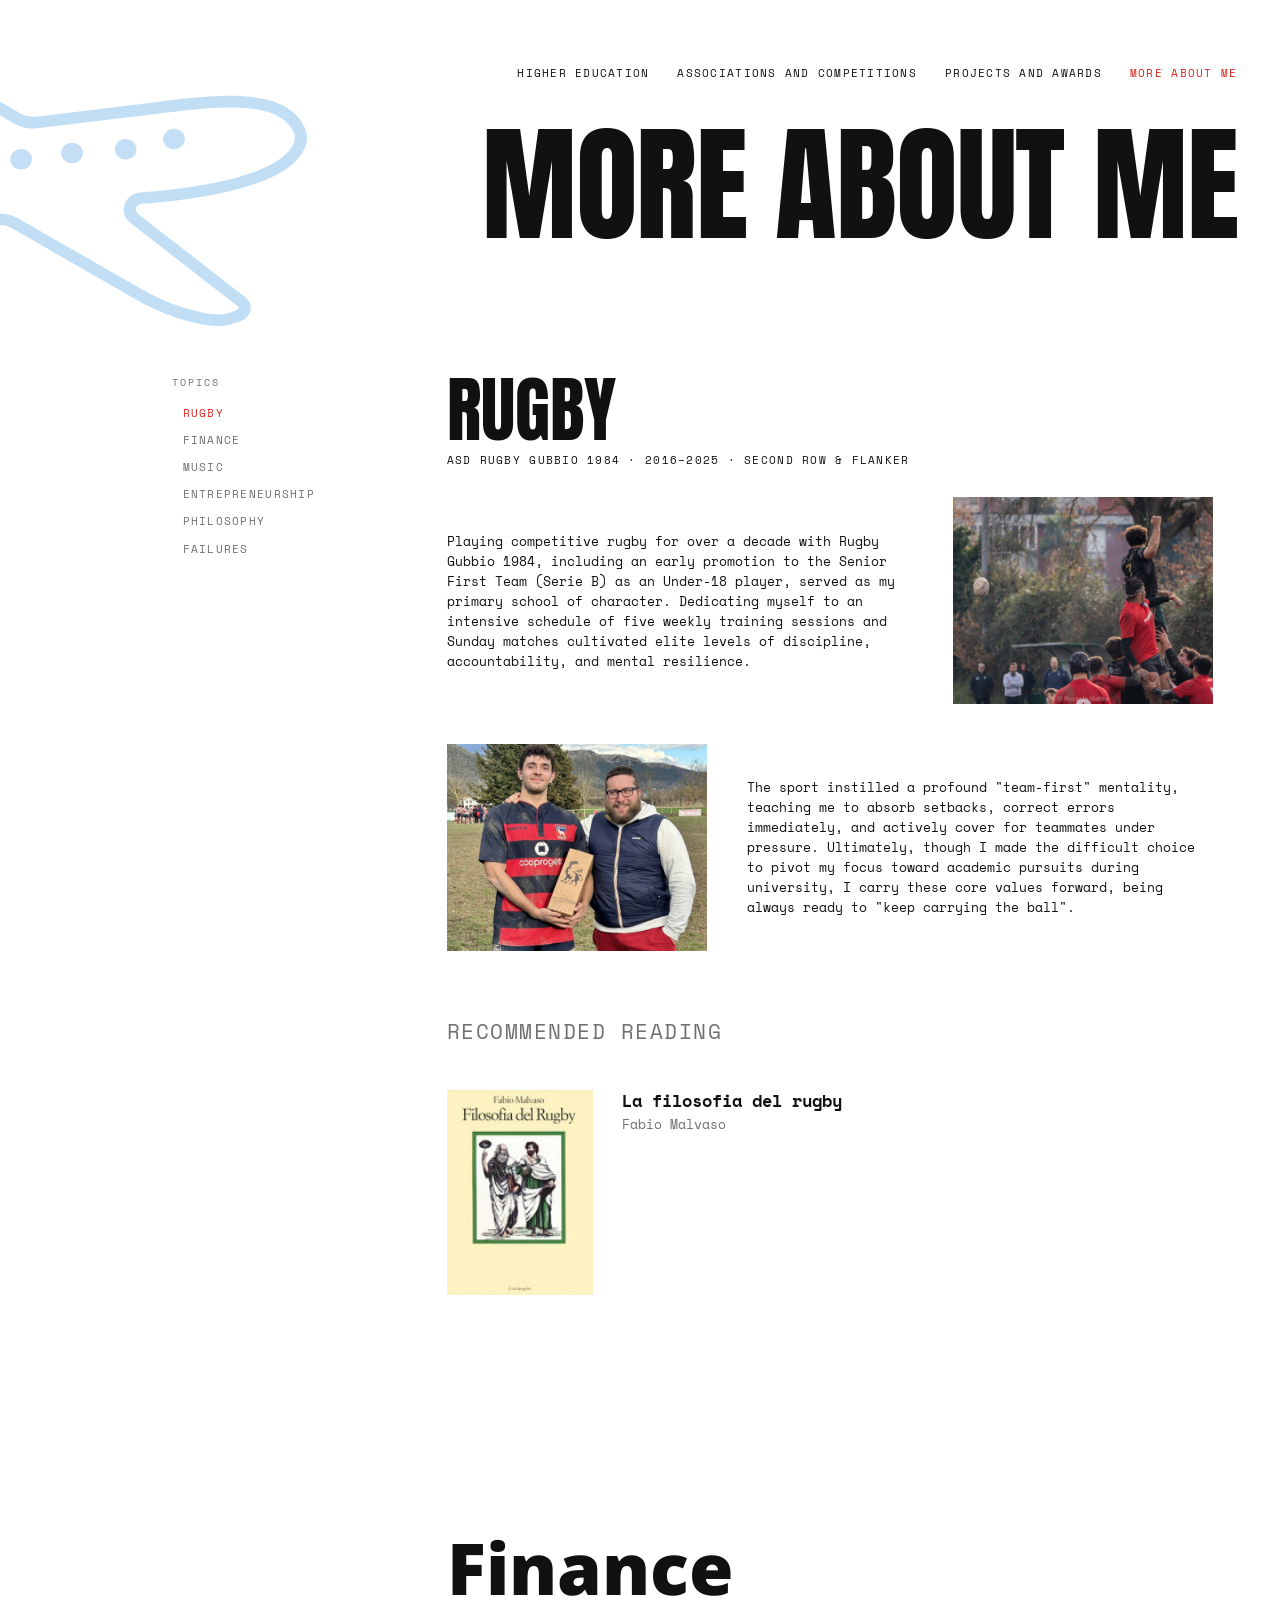
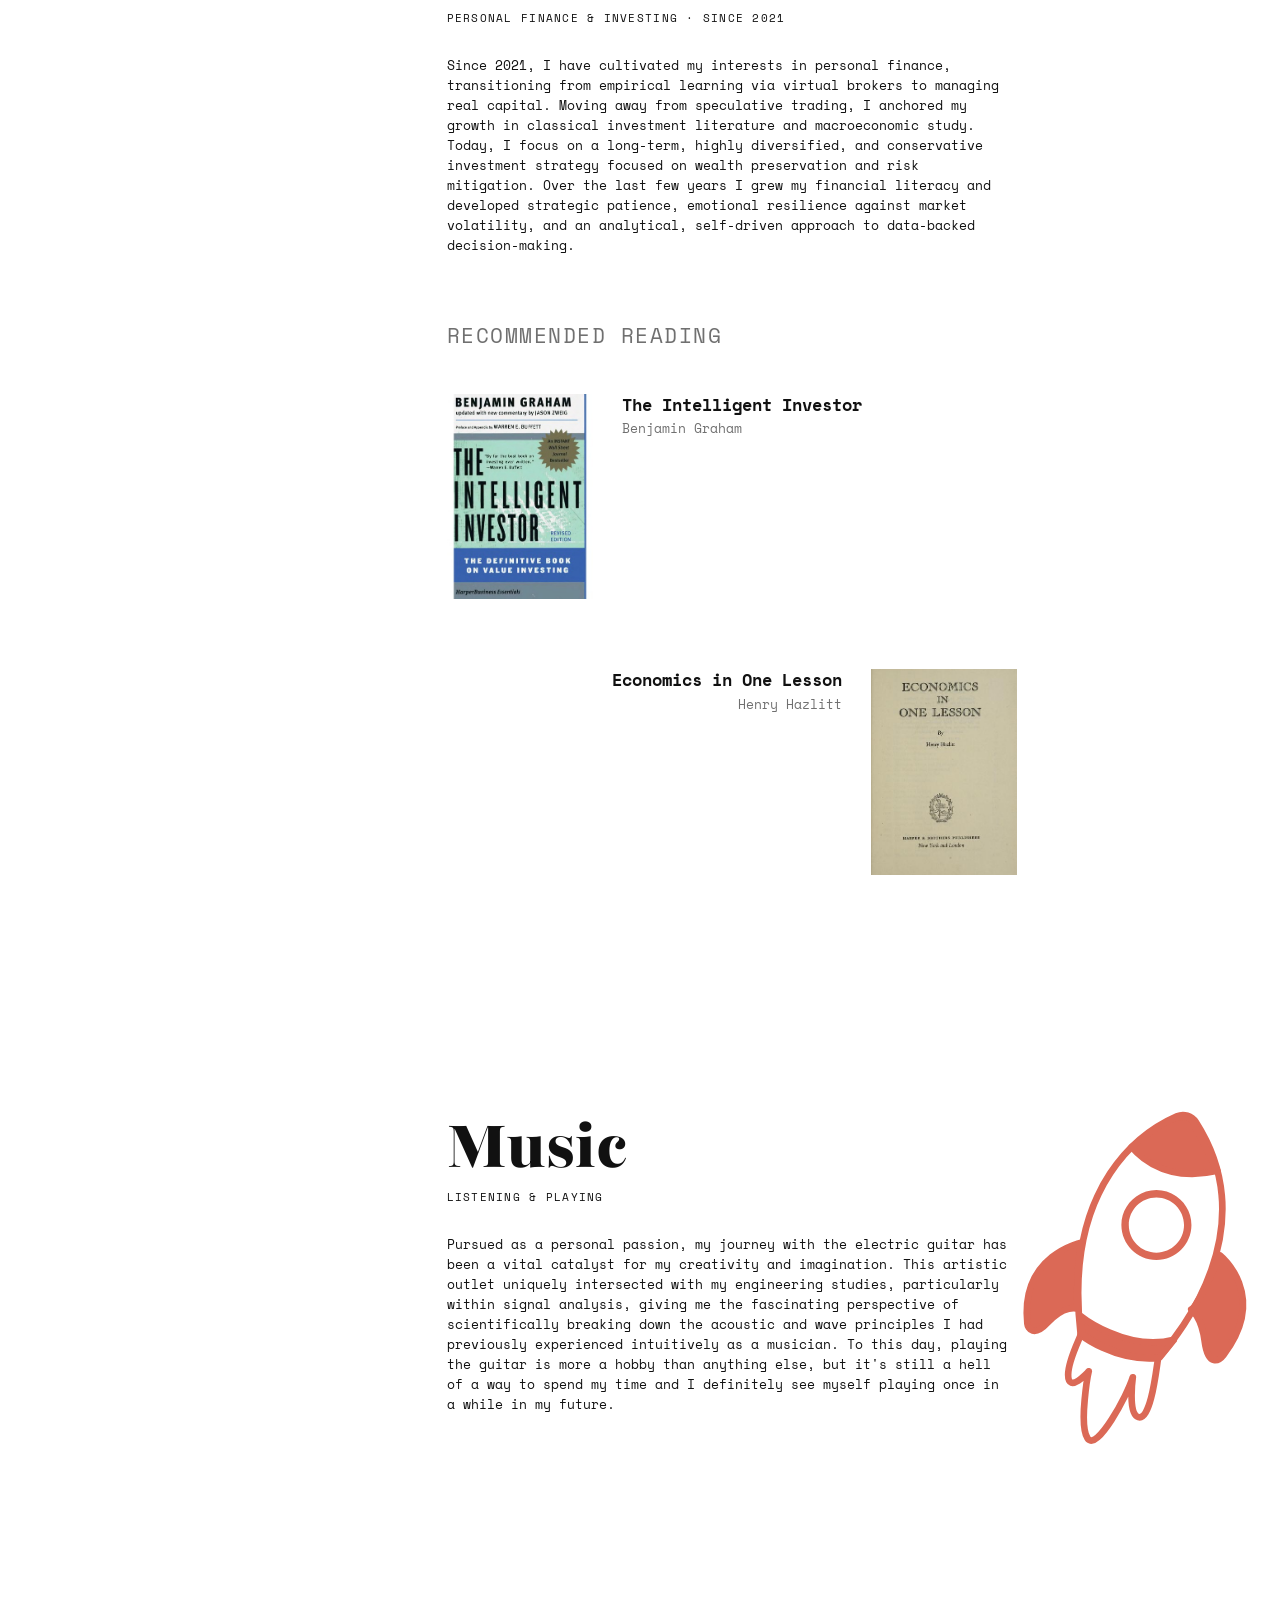
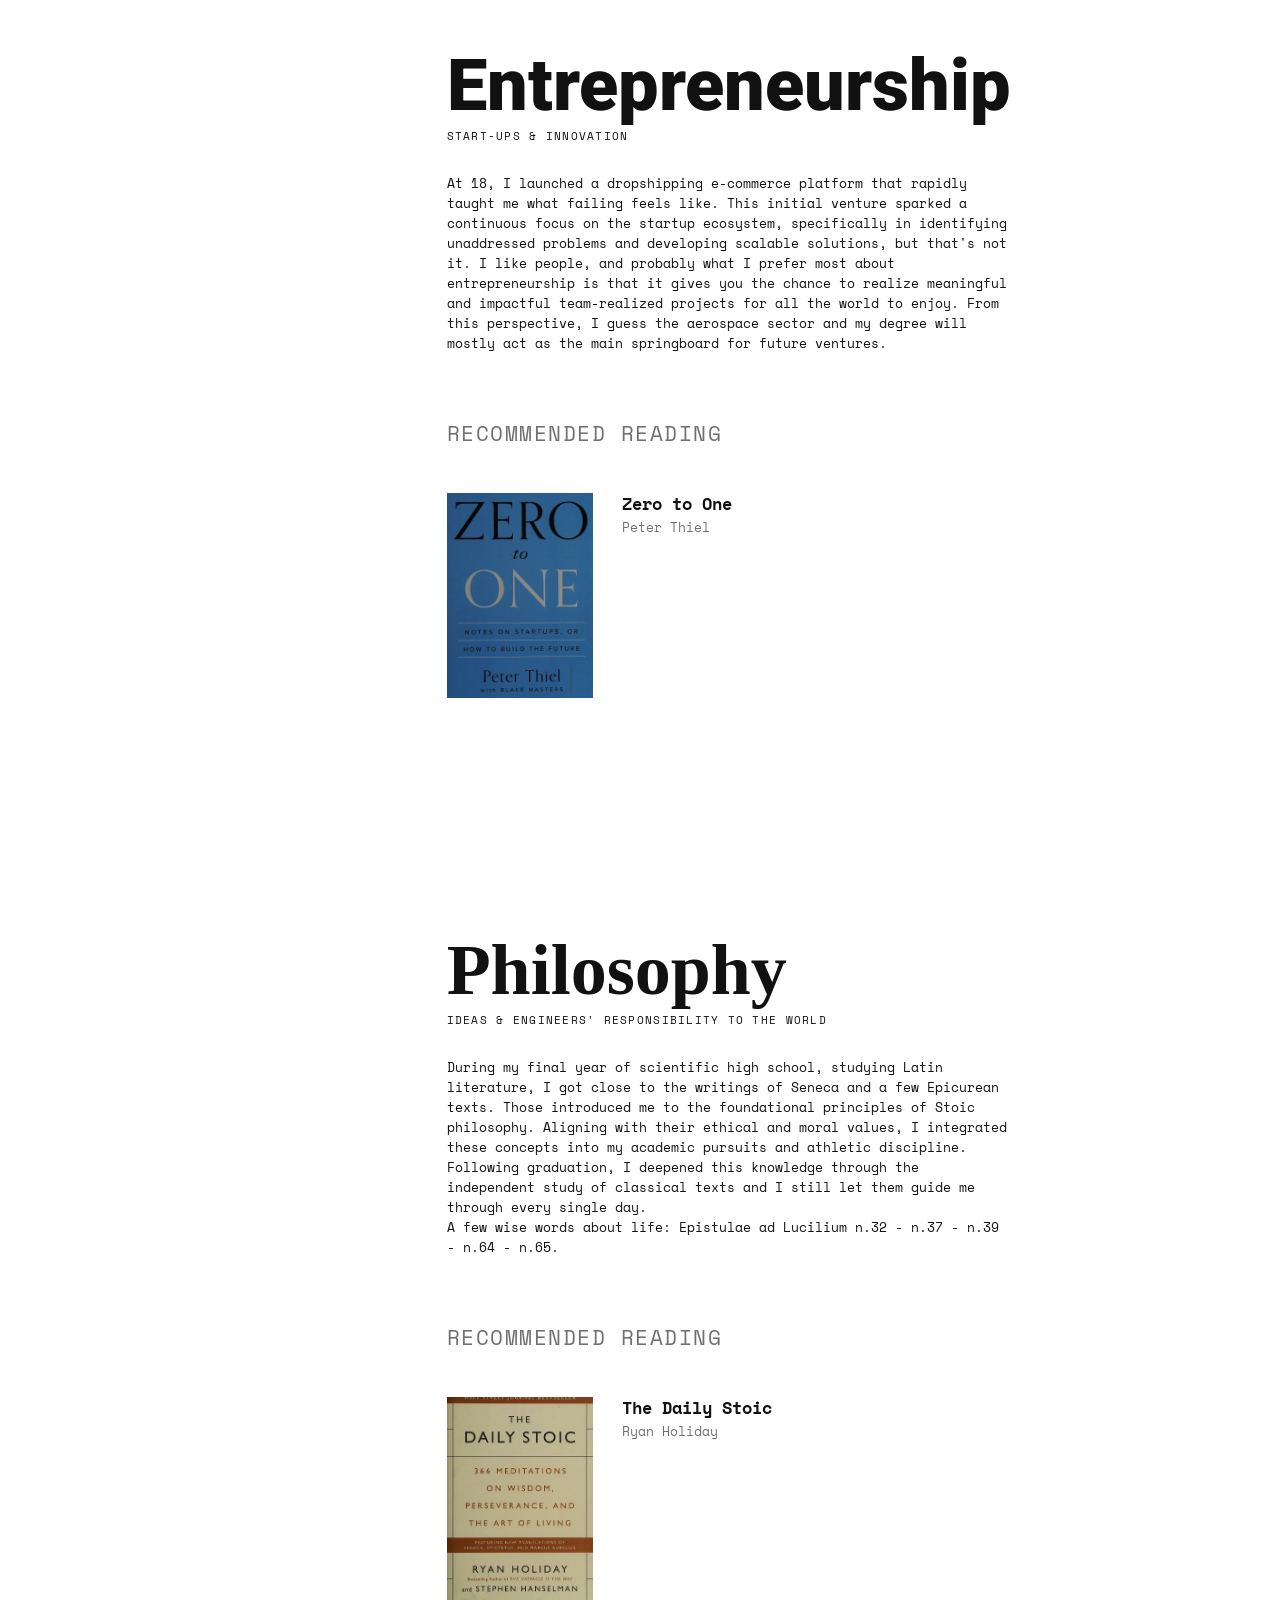
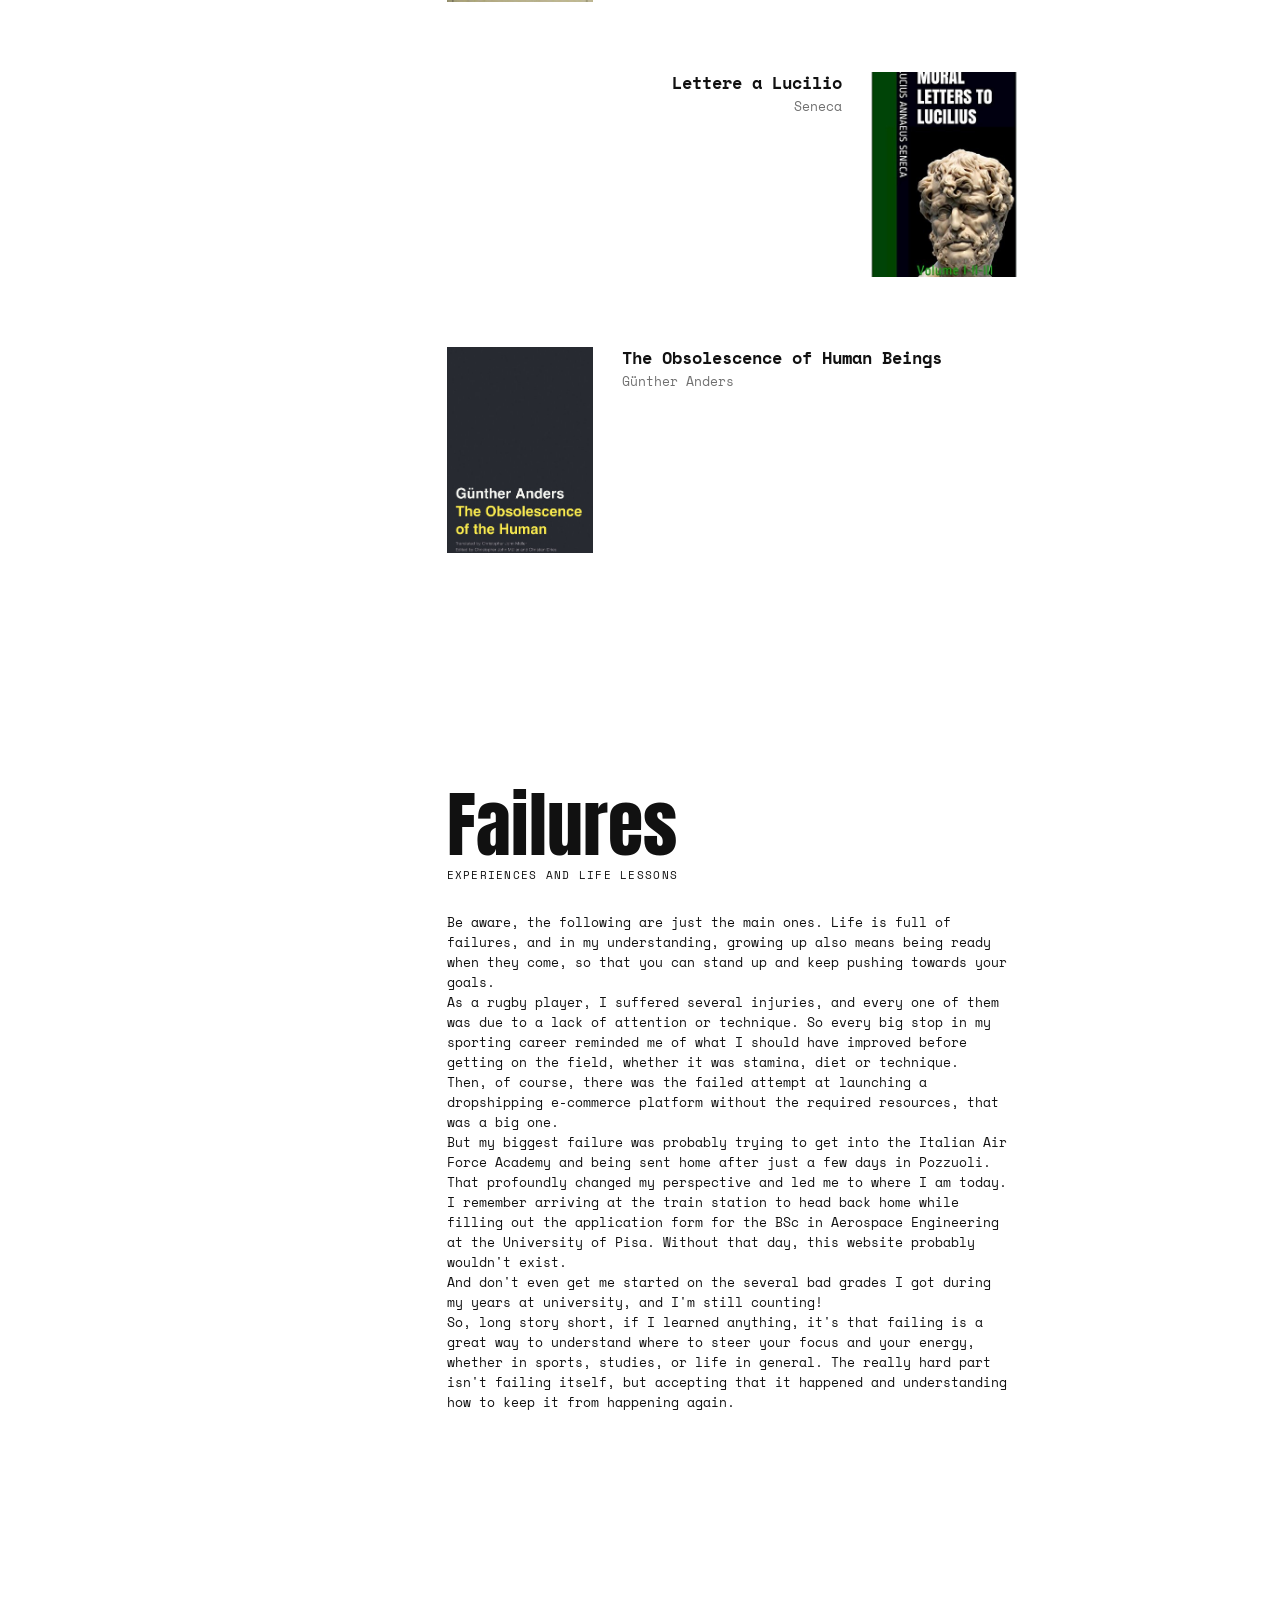
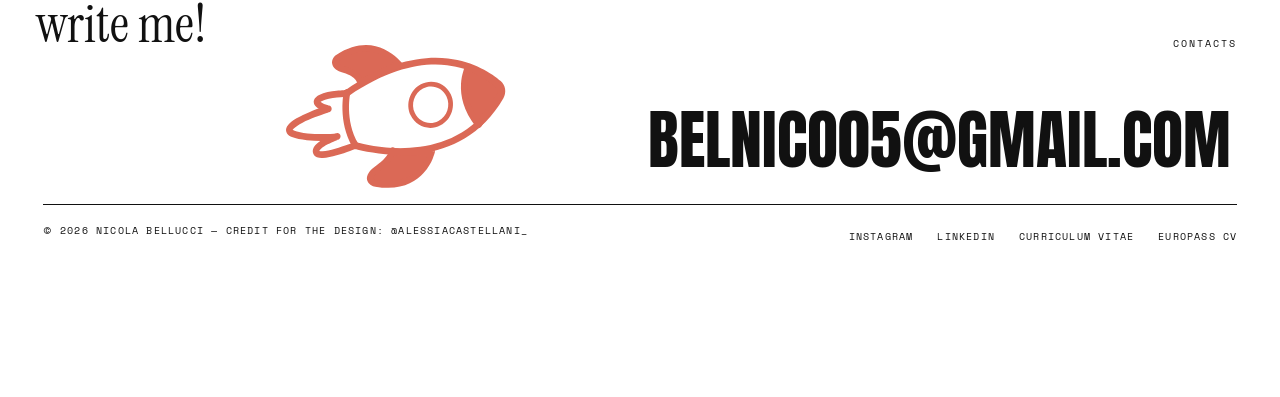
<file: about.html>
<!DOCTYPE html>
<html lang="en">
<head>
  <meta charset="UTF-8">
  <meta name="viewport" content="width=device-width, initial-scale=1.0">
  <title>More About Me — Nicola Bellucci</title>
  <link rel="icon" href="favicon.ico" sizes="32x32">
  <link rel="icon" href="favicon.svg" type="image/svg+xml">
  <link rel="apple-touch-icon" href="apple-touch-icon.png">
  <link rel="preconnect" href="https://fonts.googleapis.com">
  <link rel="preconnect" href="https://fonts.gstatic.com" crossorigin>
  <link rel="stylesheet" href="https://fonts.googleapis.com/css2?family=Anton&family=Caveat:wght@500;700&family=Instrument+Serif:ital@0;1&family=Krona+One&family=Open+Sans:wght@800&family=Playfair:wght@900&family=Redaction:wght@700&family=Roboto:wght@900&family=Space+Mono:wght@400;700&family=Syne:wght@500;800&display=swap">
  <link rel="stylesheet" href="styles.css">
</head>
<body>
  <main>
    <header class="page-head shell">
      <!-- The home page's plane, flying in from the left edge -->
      <svg class="deco deco--blue deco--page-plane" viewBox="208.388 1909.03 1566 854" fill="none" aria-hidden="true">
        <path d="M493.3 1940.49C501.936 1940.49 521.375 1943.48 554.184 1963.45C554.351 1963.55 554.517 1963.64 554.651 1963.74L975.1 2210.17C990.505 2219.2 1008.21 2223.95 1026.31 2223.95C1030.42 2223.95 1034.55 2223.7 1038.62 2223.23L1360.37 2184.47C1369.01 2183.43 1377.98 2182.3 1387.18 2181.17C1441.9 2174.34 1503.91 2166.64 1562.23 2166.64C1609.71 2166.64 1646.89 2171.7 1675.83 2182.14C1706.44 2193.19 1726.61 2210.05 1737.48 2233.73C1739.95 2239.08 1747.45 2255.41 1729.14 2280.1C1714.14 2300.33 1686.26 2319.71 1650.65 2334.68C1525.29 2387.31 1322.96 2398.19 1320.93 2398.32C1320.33 2398.32 1319.76 2398.38 1319.16 2398.44C1299.86 2400.39 1283.79 2412.35 1277.28 2429.62C1270.78 2446.89 1275.25 2465.7 1288.92 2478.72C1289.72 2479.48 1290.52 2480.17 1291.39 2480.86L1586.47 2710.12C1587.4 2711.32 1587.77 2712.73 1587.5 2714.27C1587.27 2715.63 1586.5 2717.48 1584.04 2718.65L1582.84 2719.24C1566.03 2727.36 1547.16 2731.67 1528.29 2731.67C1520.48 2731.67 1512.68 2730.95 1505.05 2729.53L1500.68 2728.71C1439.1 2717.2 1380.68 2695.75 1327.06 2664.98L985.703 2469.03C971.199 2460.7 954.528 2456.29 937.557 2456.29C933.722 2456.29 929.821 2456.51 925.987 2456.99L559.485 2500.43C555.718 2500.87 551.917 2501.09 548.149 2501.09C531.144 2501.09 514.506 2496.62 500.069 2488.13C440.853 2453.34 388.438 2409.86 344.293 2358.87C302.548 2310.65 269.272 2256.95 245.232 2199.07C289.777 2200.73 332.089 2217.12 365.165 2245.66L452.756 2321.22C464.726 2331.53 480.23 2337.2 496.401 2337.2C500.602 2337.2 504.837 2336.82 508.971 2336.03L676.451 2304.76C694.79 2301.33 709.394 2288.69 714.595 2271.73C719.763 2254.78 714.528 2236.72 700.925 2224.61L530.044 2072.55C480.464 2028.41 467.427 1973.11 477.096 1950.18C479.663 1944.08 483.131 1940.55 493.267 1940.55M493.3 1909.03C418.48 1909.03 424.115 2021.37 507.204 2095.32L678.085 2247.39C687.788 2256.01 683.086 2271.36 670.016 2273.78L502.536 2305.05C500.502 2305.42 498.469 2305.61 496.468 2305.61C488.699 2305.61 481.13 2302.91 475.295 2297.87L387.705 2222.31C346.693 2186.93 293.145 2167.36 237.663 2167.36C236.263 2167.36 234.862 2167.36 233.462 2167.39C215.857 2167.7 203.854 2184.31 209.989 2199.89H210.022C261.403 2330.4 357.263 2441.13 482.531 2514.71C502.336 2526.35 525.109 2532.42 548.216 2532.42C553.384 2532.42 558.552 2532.1 563.72 2531.51L930.221 2488.06C932.689 2487.78 935.156 2487.62 937.623 2487.62C948.46 2487.62 959.129 2490.42 968.465 2495.77L1309.83 2691.72C1366.64 2724.34 1429.09 2747.24 1494.31 2759.45L1498.68 2760.26C1508.51 2762.09 1518.48 2763 1528.42 2763C1552.53 2763 1576.47 2757.62 1598.17 2747.11L1599.37 2746.52C1623.35 2734.94 1628.41 2704.96 1609.61 2687.09L1312.69 2456.42C1302.79 2447.01 1308.83 2431 1322.8 2429.59C1322.8 2429.59 1531.62 2418.95 1664.26 2363.27C1748.48 2327.92 1791.46 2271.92 1768.12 2221.12C1736.94 2153.27 1653.69 2135.08 1562.3 2135.05C1491.71 2135.05 1416.26 2145.9 1356.21 2153.14L1034.45 2191.9C1031.75 2192.21 1029.08 2192.37 1026.38 2192.37C1014.54 2192.37 1002.91 2189.25 992.739 2183.31L572.256 1937C539.947 1917.34 513.639 1909.03 493.3 1909.03Z" fill="currentColor" fill-opacity="0.3"/>
        <path d="M590.961 2346.63C574.656 2346.63 561.453 2359.09 561.453 2374.47C561.453 2389.86 574.656 2402.31 590.961 2402.31C607.265 2402.31 620.469 2389.86 620.469 2374.47C620.469 2359.09 607.265 2346.63 590.961 2346.63Z" fill="currentColor" fill-opacity="0.3"/>
        <path d="M729.666 2318.83C713.361 2318.83 700.158 2331.28 700.158 2346.66C700.158 2362.05 713.361 2374.5 729.666 2374.5C745.97 2374.5 759.174 2362.05 759.174 2346.66C759.174 2331.28 745.97 2318.83 729.666 2318.83Z" fill="currentColor" fill-opacity="0.3"/>
        <path d="M855.267 2308.22C838.963 2308.22 825.759 2320.68 825.759 2336.06C825.759 2351.45 838.963 2363.9 855.267 2363.9C871.572 2363.9 884.775 2351.45 884.775 2336.06C884.775 2320.68 871.572 2308.22 855.267 2308.22Z" fill="currentColor" fill-opacity="0.3"/>
        <path d="M994.439 2280.38C978.135 2280.38 964.931 2292.84 964.931 2308.22C964.931 2323.61 978.135 2336.06 994.439 2336.06C1010.74 2336.06 1023.95 2323.61 1023.95 2308.22C1023.95 2292.84 1010.74 2280.38 994.439 2280.38Z" fill="currentColor" fill-opacity="0.3"/>
        <path d="M1133.38 2263.18C1117.07 2263.18 1103.87 2275.63 1103.87 2291.02C1103.87 2306.4 1117.07 2318.86 1133.38 2318.86C1149.68 2318.86 1162.89 2306.4 1162.89 2291.02C1162.89 2275.63 1149.68 2263.18 1133.38 2263.18Z" fill="currentColor" fill-opacity="0.3"/>
        <path d="M1279.65 2252.58C1263.35 2252.58 1250.14 2265.03 1250.14 2280.42C1250.14 2295.8 1263.35 2308.26 1279.65 2308.26C1295.96 2308.26 1309.16 2295.8 1309.16 2280.42C1309.16 2265.03 1295.96 2252.58 1279.65 2252.58Z" fill="currentColor" fill-opacity="0.3"/>
        <path d="M1411.49 2224.93C1395.18 2224.93 1381.98 2237.38 1381.98 2252.77C1381.98 2268.15 1395.18 2280.61 1411.49 2280.61C1427.79 2280.61 1441 2268.15 1441 2252.77C1441 2237.38 1427.79 2224.93 1411.49 2224.93Z" fill="currentColor" fill-opacity="0.3"/>
      </svg>

      <nav class="site-nav">
        <a href="index.html#education">Higher Education</a>
        <a href="index.html#associations">Associations and Competitions</a>
        <a href="index.html#projects-awards">Projects and Awards</a>
        <a href="about.html" class="active">More About Me</a>
      </nav>

      <h1 class="page-title">More About Me</h1>
    </header>

    <div class="about-layout shell">
      <aside class="sidebar">
        <div class="sidebar-label">Topics</div>
        <nav class="sidebar-nav">
          <a href="#rugby">Rugby</a>
          <a href="#finance">Finance</a>
          <a href="#music">Music</a>
          <a href="#entrepreneurship">Entrepreneurship</a>
          <a href="#philosophy">Philosophy</a>
          <a href="#failures">Failures</a>
        </nav>
      </aside>

      <div class="about-content">

        <!-- RUGBY -->
        <section class="topic-section" id="rugby">
          <h2 class="topic-heading title--poster topic-heading--caps">Rugby</h2>
          <div class="topic-subtitle">ASD Rugby Gubbio 1984 &middot; 2016&ndash;2025 &middot; Second row &amp; Flanker</div>

          <div class="topic-row">
            <p class="topic-context">Playing competitive rugby for over a decade with Rugby Gubbio 1984, including an early promotion to the Senior First Team (Serie B) as an Under-18 player, served as my primary school of character. Dedicating myself to an intensive schedule of five weekly training sessions and Sunday matches cultivated elite levels of discipline, accountability, and mental resilience.</p>
            <img class="topic-photo" src="rugby%20pictures/DSC07235.jpg" alt="Lineout during a Rugby Gubbio match">
          </div>
          <div class="topic-row">
            <img class="topic-photo" src="rugby%20pictures/manofthematch.jpeg" alt="Man of the Match">
            <p class="topic-context">The sport instilled a profound "team-first" mentality, teaching me to absorb setbacks, correct errors immediately, and actively cover for teammates under pressure. Ultimately, though I made the difficult choice to pivot my focus toward academic pursuits during university, I carry these core values forward, being always ready to "keep carrying the ball".</p>
          </div>

          <div class="books-heading">Recommended Reading</div>
          <div class="books-grid">
            <div class="book-card">
              <img class="book-cover" src="covers/filosofia-rugby.jpg" alt="La filosofia del rugby cover">
              <div class="book-info">
                <div class="book-title">La filosofia del rugby</div>
                <div class="book-author">Fabio Malvaso</div>
              </div>
            </div>
          </div>
        </section>

        <!-- FINANCE -->
        <section class="topic-section" id="finance">
          <h2 class="topic-heading title--poster topic-heading--finance">Finance</h2>
          <div class="topic-subtitle">Personal Finance &amp; Investing &middot; Since 2021</div>

          <p class="topic-context">
            Since 2021, I have cultivated my interests in personal finance, transitioning from empirical learning via virtual brokers to managing real capital. Moving away from speculative trading, I anchored my growth in classical investment literature and macroeconomic study. Today, I focus on a long-term, highly diversified, and conservative investment strategy focused on wealth preservation and risk mitigation. Over the last few years I grew my financial literacy and developed strategic patience, emotional resilience against market volatility, and an analytical, self-driven approach to data-backed decision-making.
          </p>

          <div class="books-heading">Recommended Reading</div>
          <div class="books-grid">
            <div class="book-card">
              <img class="book-cover" src="covers/intelligent-investor.jpg" alt="The Intelligent Investor cover">
              <div class="book-info">
                <div class="book-title">The Intelligent Investor</div>
                <div class="book-author">Benjamin Graham</div>
              </div>
            </div>
            <div class="book-card">
              <img class="book-cover" src="covers/economics-one-lesson.jpg" alt="Economics in One Lesson cover">
              <div class="book-info">
                <div class="book-title">Economics in One Lesson</div>
                <div class="book-author">Henry Hazlitt</div>
              </div>
            </div>
          </div>
        </section>

        <!-- MUSIC -->
        <section class="topic-section" id="music">
          <svg class="deco deco--red deco--music-rocket" viewBox="1216.388 250.032 324 488" fill="none" aria-hidden="true">
            <defs>
              <clipPath id="rocket-band-clip"><rect width="151" height="74" transform="translate(1291.39 546.032)"/></clipPath>
            </defs>
            <path d="M1413.23 614.739C1411.76 616.375 1403.8 709.353 1383.48 703.222C1367.35 698.359 1375.09 643.414 1375.09 643.414C1367.44 669.362 1320.76 756.521 1307.15 734.979C1293.7 713.682 1308.63 636.036 1309.01 634.479C1308.17 635.658 1278.11 669.129 1278.11 639.831C1278.11 617.176 1297.17 582.248 1296.86 579.533C1270.29 349.658 1393.73 272.758 1441.18 251.95C1451.5 247.422 1463.56 251.149 1469.65 260.63C1571.65 419.514 1448.28 575.605 1413.23 614.739Z" class="rocket-hull" stroke-width="10" stroke-linecap="round" stroke-linejoin="round" stroke="currentColor"/>
            <path d="M1296.87 579.532C1296.87 579.532 1346.89 620.391 1413.23 614.738" stroke-width="10" stroke-linecap="round" stroke-linejoin="round" stroke="currentColor"/>
            <path d="M1410.51 373.747C1433.38 373.747 1451.93 392.285 1451.93 415.162C1451.93 438.04 1433.39 456.578 1410.51 456.578C1387.63 456.578 1369.1 438.04 1369.1 415.162C1369.1 392.285 1387.63 373.747 1410.51 373.747ZM1410.51 362.62C1381.54 362.62 1357.97 386.187 1357.97 415.162C1357.97 444.137 1381.54 467.705 1410.51 467.705C1439.49 467.705 1463.05 444.137 1463.05 415.162C1463.05 386.187 1439.49 362.62 1410.51 362.62Z" fill="currentColor"/>
            <path d="M1501.98 333.791C1413.07 354.276 1373.86 297.861 1373.86 297.861C1373.86 297.861 1419.66 259.217 1441.61 254.31C1461.27 249.914 1464.79 259.217 1465.31 261.209C1465.39 261.498 1465.5 261.776 1465.63 262.043L1501.99 333.791H1501.98Z" fill="currentColor" stroke-width="10" stroke-linecap="round" stroke-linejoin="round" stroke="currentColor"/>
            <path d="M1462.76 541.678C1462.76 541.678 1478.09 551.865 1482.86 589.288C1487.93 629.124 1505.11 618.073 1511.22 610.001C1579.4 519.852 1506.24 460.826 1506.24 460.826C1506.24 460.826 1473.37 536.243 1462.76 541.678Z" fill="currentColor" stroke-width="10" stroke-linecap="round" stroke-linejoin="round" stroke="currentColor"/>
            <path d="M1298.64 441.345C1298.64 441.345 1206.15 459.259 1216.92 563.12C1217.71 570.731 1226.85 583.761 1247.45 561.373C1273.01 533.622 1291.51 540.543 1291.51 540.543C1291.51 540.543 1290.56 469.163 1298.64 441.356V441.345Z" fill="currentColor" stroke-width="10" stroke-linecap="round" stroke-linejoin="round" stroke="currentColor"/>
            <g clip-path="url(#rocket-band-clip)"><path d="M1436.85 587.193C1365.55 605.934 1296.93 551.587 1296.93 551.587L1299.4 578.327C1299.4 578.327 1356.69 621.521 1415.33 613.478L1436.85 587.182V587.193Z" fill="currentColor" stroke-width="10" stroke-linecap="round" stroke-linejoin="round" stroke="currentColor"/></g>
          </svg>
          <h2 class="topic-heading title--poster topic-heading--music">Music</h2>
          <div class="topic-subtitle">Listening &amp; Playing</div>

          <p class="topic-context">
            Pursued as a personal passion, my journey with the electric guitar has been a vital catalyst for my creativity and imagination. This artistic outlet uniquely intersected with my engineering studies, particularly within signal analysis, giving me the fascinating perspective of scientifically breaking down the acoustic and wave principles I had previously experienced intuitively as a musician. To this day, playing the guitar is more a hobby than anything else, but it's still a hell of a way to spend my time and I definitely see myself playing once in a while in my future.    </p>

        </section>

        <!-- ENTREPRENEURSHIP -->
        <section class="topic-section" id="entrepreneurship">
          <h2 class="topic-heading title--poster topic-heading--entrepreneurship">Entrepreneurship</h2>
          <div class="topic-subtitle">Start-ups &amp; Innovation</div>

          <p class="topic-context">
            At 18, I launched a dropshipping e-commerce platform that rapidly taught me what failing feels like. This initial venture sparked a continuous focus on the startup ecosystem, specifically in identifying unaddressed problems and developing scalable solutions, but that's not it. I like people, and probably what I prefer most about entrepreneurship is that it gives you the chance to realize meaningful and impactful team-realized projects for all the world to enjoy. From this perspective, I guess the aerospace sector and my degree will mostly act as the main springboard for future ventures.        </p>

          <div class="books-heading">Recommended Reading</div>
          <div class="books-grid">
            <div class="book-card">
              <img class="book-cover" src="covers/zero-to-one.jpg" alt="Zero to One cover">
              <div class="book-info">
                <div class="book-title">Zero to One</div>
                <div class="book-author">Peter Thiel</div>
              </div>
            </div>
          </div>
        </section>

        <!-- PHILOSOPHY -->
        <section class="topic-section" id="philosophy">
          <h2 class="topic-heading title--poster topic-heading--philosophy">Philosophy</h2>
          <div class="topic-subtitle">Ideas &amp; Engineers' responsibility to the world</div>

          <p class="topic-context">
            During my final year of scientific high school, studying Latin literature, I got close to the writings of Seneca and a few Epicurean texts. Those introduced me to the foundational principles of Stoic philosophy. Aligning with their ethical and moral values, I integrated these concepts into my academic pursuits and athletic discipline. Following graduation, I deepened this knowledge through the independent study of classical texts and I still let them guide me through every single day. <br> A few wise words about life: Epistulae ad Lucilium n.32 - n.37 - n.39 - n.64 - n.65.</p>

          <div class="books-heading">Recommended Reading</div>
          <div class="books-grid">
            <div class="book-card">
              <img class="book-cover" src="covers/daily-stoic.jpg" alt="The Daily Stoic cover">
              <div class="book-info">
                <div class="book-title">The Daily Stoic</div>
                <div class="book-author">Ryan Holiday</div>
              </div>
            </div>
            <div class="book-card">
              <img class="book-cover" src="covers/lettere-lucilio.jpg" alt="Lettere a Lucilio cover">
              <div class="book-info">
                <div class="book-title">Lettere a Lucilio</div>
                <div class="book-author">Seneca</div>
              </div>
            </div>
            <div class="book-card">
              <img class="book-cover" src="covers/obsolescence-human.jpg" alt="The Obsolescence of Human Beings cover">
              <div class="book-info">
                <div class="book-title">The Obsolescence of Human Beings</div>
                <div class="book-author">G&uuml;nther Anders</div>
              </div>
            </div>
          </div>
        </section>

        <!-- FAILURES -->
        <section class="topic-section" id="failures">
          <h2 class="topic-heading title--poster">Failures</h2>
          <div class="topic-subtitle">Experiences and Life Lessons</div>

          <p class="topic-context">
            Be aware, the following are just the main ones. Life is full of failures, and in my understanding, growing up also means being ready when they come, so that you can stand up and keep pushing towards your goals. <br>
            As a rugby player, I suffered several injuries, and every one of them was due to a lack of attention or technique. So every big stop in my sporting career reminded me of what I should have improved before getting on the field, whether it was stamina, diet or technique. <br>
            Then, of course, there was the failed attempt at launching a dropshipping e-commerce platform without the required resources, that was a big one.<br>
            But my biggest failure was probably trying to get into the Italian Air Force Academy and being sent home after just a few days in Pozzuoli. That profoundly changed my perspective and led me to where I am today. I remember arriving at the train station to head back home while filling out the application form for the BSc in Aerospace Engineering at the University of Pisa. Without that day, this website probably wouldn't exist.<br>
            And don't even get me started on the several bad grades I got during my years at university, and I'm still counting! <br> So, long story short, if I learned anything, it's that failing is a great way to understand where to steer your focus and your energy, whether in sports, studies, or life in general. The really hard part isn't failing itself, but accepting that it happened and understanding how to keep it from happening again.
          </p>
        </section>

      </div>
    </div>

    <footer class="section contact shell">
      <svg class="deco deco--red deco--contact-rocket" viewBox="949.388 6834.032 329 209" fill="none" aria-hidden="true">
        <path d="M1053.36 6984.9C1052.02 6984.53 996.71 7007.85 994.536 6994.12C992.807 6983.22 1026.34 6971.22 1026.34 6971.22C1009.39 6974.55 946.59 6973.46 955.089 6959.02C963.492 6944.75 1011.99 6930.13 1012.99 6929.88C1012.08 6929.75 984.575 6922.23 1001.3 6913.42C1014.24 6906.6 1039.5 6907.25 1040.96 6906.25C1164.79 6821.56 1243.16 6870.64 1268.29 6892.13C1273.76 6896.81 1275 6904.98 1271.29 6911.39C1209.06 7018.85 1085.49 6993.63 1053.36 6984.9Z" class="rocket-hull"/>
        <path d="M1053.36 6984.9L1052 6989.81L1052 6989.81L1053.36 6984.9ZM994.536 6994.12L999.393 6993.18L999.393 6993.18L994.536 6994.12ZM1026.34 6971.22L1027.85 6976.02C1030.3 6975.14 1031.73 6972.47 1031.12 6969.9C1030.51 6967.34 1028.07 6965.73 1025.53 6966.23L1026.34 6971.22ZM955.089 6959.02L950.9 6956.46L950.9 6956.46L955.089 6959.02ZM1012.99 6929.88L1014.03 6934.82C1016.34 6934.24 1017.96 6932.07 1017.91 6929.64C1017.85 6927.2 1016.12 6925.2 1013.79 6924.85L1012.99 6929.88ZM1040.96 6906.25L1043.61 6910.46L1043.61 6910.46L1040.96 6906.25ZM1268.29 6892.13L1265.1 6896.07L1265.1 6896.07L1268.29 6892.13ZM1271.29 6911.39L1275.5 6913.92L1275.5 6913.92L1271.29 6911.39ZM1053.36 6984.9L1054.72 6979.99C1053.75 6979.72 1052.91 6979.84 1052.81 6979.86C1052.52 6979.89 1052.28 6979.94 1052.12 6979.98C1051.81 6980.05 1051.48 6980.14 1051.2 6980.23C1050.62 6980.41 1049.88 6980.66 1049.05 6980.95C1047.41 6981.53 1045.05 6982.38 1042.41 6983.32C1037.02 6985.23 1030.03 6987.64 1023.05 6989.63C1015.99 6991.64 1009.28 6993.12 1004.36 6993.34C1001.85 6993.46 1000.29 6993.22 999.478 6992.9C998.881 6992.66 999.316 6992.7 999.393 6993.18L994.536 6994.12L989.679 6995.05C990.299 6998.97 992.938 7001.28 995.787 7002.4C998.423 7003.44 1001.55 7003.63 1004.55 7003.49C1010.65 7003.22 1018.26 7001.47 1025.46 6999.41C1032.75 6997.34 1039.98 6994.84 1045.41 6992.92C1048.17 6991.94 1050.37 6991.14 1052.02 6990.56C1052.83 6990.28 1053.42 6990.08 1053.8 6989.96C1054 6989.9 1054.06 6989.88 1054.03 6989.89C1054.02 6989.89 1053.9 6989.92 1053.71 6989.95C1053.7 6989.95 1052.93 6990.07 1052 6989.81L1053.36 6984.9ZM994.536 6994.12L999.393 6993.18C999.392 6993.18 999.392 6993.18 999.392 6993.17C999.393 6993.16 999.395 6993.13 999.406 6993.07C999.43 6992.97 999.497 6992.75 999.675 6992.43C1000.05 6991.74 1000.78 6990.82 1001.99 6989.71C1004.42 6987.48 1008.02 6985.19 1011.97 6983.08C1015.86 6981 1019.84 6979.23 1022.87 6977.97C1024.38 6977.34 1025.64 6976.85 1026.51 6976.52C1026.95 6976.35 1027.29 6976.22 1027.52 6976.14C1027.64 6976.09 1027.72 6976.06 1027.78 6976.04C1027.81 6976.03 1027.83 6976.03 1027.84 6976.02C1027.85 6976.02 1027.85 6976.02 1027.85 6976.02C1027.85 6976.02 1027.85 6976.02 1027.85 6976.02C1027.85 6976.02 1027.85 6976.02 1027.85 6976.02C1027.85 6976.02 1027.85 6976.02 1026.34 6971.22C1024.83 6966.43 1024.83 6966.43 1024.82 6966.43C1024.82 6966.43 1024.82 6966.43 1024.82 6966.43C1024.82 6966.43 1024.82 6966.43 1024.81 6966.43C1024.81 6966.43 1024.8 6966.44 1024.79 6966.44C1024.77 6966.45 1024.74 6966.46 1024.71 6966.47C1024.64 6966.5 1024.53 6966.53 1024.4 6966.58C1024.14 6966.68 1023.76 6966.82 1023.29 6967C1022.34 6967.36 1020.99 6967.89 1019.38 6968.56C1016.18 6969.89 1011.88 6971.8 1007.61 6974.08C1003.39 6976.33 998.928 6979.09 995.558 6982.18C992.489 6984.99 988.797 6989.49 989.679 6995.05L994.536 6994.12ZM1026.34 6971.22L1025.53 6966.23C1017.69 6967.77 998.264 6968.37 981.755 6966.73C973.466 6965.91 966.472 6964.57 962.198 6962.78C959.97 6961.84 959.221 6961.08 959.09 6960.88C959.084 6960.87 959.121 6960.93 959.159 6961.05C959.199 6961.17 959.224 6961.32 959.223 6961.47C959.222 6961.81 959.112 6961.87 959.279 6961.58L955.089 6959.02L950.9 6956.46C950.005 6957.98 949.389 6959.75 949.382 6961.68C949.375 6963.64 949.999 6965.36 950.941 6966.78C952.683 6969.39 955.579 6971.05 958.308 6972.2C963.947 6974.57 972.118 6976 980.585 6976.84C997.588 6978.53 1018.04 6978 1027.15 6976.21L1026.34 6971.22ZM955.089 6959.02L959.279 6961.58C960.648 6959.26 964.221 6956.22 969.902 6952.88C975.357 6949.67 981.997 6946.6 988.544 6943.9C995.067 6941.22 1001.38 6938.96 1006.13 6937.35C1008.51 6936.55 1010.48 6935.92 1011.89 6935.48C1013.38 6935.01 1014.08 6934.8 1014.03 6934.82L1012.99 6929.88L1011.94 6924.94C1011.16 6925.14 998.553 6928.94 985.088 6934.48C978.335 6937.26 971.212 6940.53 965.179 6944.09C959.373 6947.5 953.732 6951.65 950.9 6956.46L955.089 6959.02ZM1012.99 6929.88L1013.79 6924.85C1014.07 6924.89 1013.89 6924.87 1012.98 6924.61C1012.25 6924.39 1011.25 6924.08 1010.11 6923.68C1007.79 6922.86 1005.15 6921.76 1003.11 6920.52C1002.09 6919.89 1001.4 6919.34 1001 6918.9C1000.57 6918.44 1000.77 6918.44 1000.82 6918.93C1001.03 6920.59 999.447 6920.04 1003.46 6917.93L1001.3 6913.42L999.147 6908.9C994.793 6911.2 990.375 6914.89 991.062 6920.45C991.362 6922.88 992.626 6924.74 993.818 6926.02C995.037 6927.34 996.52 6928.41 997.949 6929.29C1000.81 6931.04 1004.17 6932.4 1006.74 6933.3C1008.05 6933.76 1009.22 6934.13 1010.09 6934.39C1010.8 6934.59 1011.67 6934.84 1012.18 6934.91L1012.99 6929.88ZM1001.3 6913.42L1003.46 6917.93C1008.99 6915.02 1017.67 6913.52 1025.8 6912.71C1029.76 6912.31 1033.36 6912.09 1036.17 6911.9C1037.55 6911.81 1038.8 6911.72 1039.76 6911.61C1040.24 6911.56 1040.75 6911.5 1041.21 6911.41C1041.44 6911.36 1041.75 6911.3 1042.07 6911.2C1042.32 6911.12 1042.95 6910.92 1043.61 6910.46L1040.96 6906.25L1038.32 6902.03C1038.89 6901.64 1039.38 6901.5 1039.44 6901.48C1039.59 6901.43 1039.66 6901.42 1039.63 6901.43C1039.55 6901.44 1039.36 6901.47 1038.98 6901.51C1038.23 6901.59 1037.17 6901.67 1035.76 6901.76C1033.02 6901.95 1029.23 6902.18 1025.07 6902.6C1016.97 6903.41 1006.55 6905 999.147 6908.9L1001.3 6913.42ZM1040.96 6906.25L1043.61 6910.46C1104.68 6868.69 1154.07 6860.2 1190.98 6864.42C1227.98 6868.65 1253.01 6885.73 1265.1 6896.07L1268.29 6892.13L1271.48 6888.19C1258.44 6877.03 1231.72 6858.83 1192.29 6854.32C1152.77 6849.8 1101.07 6859.11 1038.31 6902.03L1040.96 6906.25ZM1268.29 6892.13L1265.1 6896.07C1268.71 6899.16 1269.55 6904.59 1267.08 6908.86L1271.29 6911.39L1275.5 6913.92C1280.45 6905.37 1278.81 6894.45 1271.48 6888.19L1268.29 6892.13ZM1271.29 6911.39L1267.08 6908.86C1236.96 6960.88 1192.09 6980.8 1150.48 6986.68C1108.72 6992.59 1070.51 6984.28 1054.72 6979.99L1053.36 6984.9L1052 6989.81C1068.34 6994.25 1107.98 7002.91 1151.59 6996.75C1195.36 6990.56 1243.39 6969.36 1275.5 6913.92L1271.29 6911.39Z" fill="currentColor"/>
        <path d="M1045.75 6906.25C1046.37 6903.51 1044.73 6900.81 1042.08 6900.24C1039.43 6899.66 1036.79 6901.42 1036.17 6904.17L1040.96 6905.21L1045.75 6906.25ZM1049.26 6987.31C1050.65 6989.69 1053.68 6990.4 1056.01 6988.91C1058.34 6987.42 1059.11 6984.28 1057.71 6981.91L1053.49 6984.61L1049.26 6987.31ZM1040.96 6905.21C1036.17 6904.17 1036.17 6904.17 1036.17 6904.17C1036.17 6904.17 1036.17 6904.17 1036.17 6904.18C1036.16 6904.18 1036.16 6904.18 1036.16 6904.19C1036.16 6904.2 1036.16 6904.21 1036.15 6904.23C1036.15 6904.26 1036.14 6904.3 1036.13 6904.35C1036.11 6904.44 1036.08 6904.58 1036.04 6904.76C1035.97 6905.12 1035.87 6905.63 1035.75 6906.28C1035.52 6907.59 1035.22 6909.47 1034.94 6911.84C1034.37 6916.56 1033.86 6923.23 1034.06 6931.11C1034.45 6946.84 1037.7 6967.62 1049.26 6987.31L1053.49 6984.61L1057.71 6981.91C1047.28 6964.14 1044.27 6945.22 1043.9 6930.61C1043.72 6923.33 1044.19 6917.17 1044.71 6912.86C1044.97 6910.7 1045.24 6909.02 1045.44 6907.88C1045.54 6907.32 1045.62 6906.89 1045.68 6906.61C1045.71 6906.48 1045.73 6906.38 1045.74 6906.31C1045.75 6906.28 1045.75 6906.26 1045.75 6906.25C1045.75 6906.25 1045.75 6906.24 1045.76 6906.24C1045.76 6906.24 1045.75 6906.24 1045.75 6906.25C1045.75 6906.25 1045.75 6906.25 1045.75 6906.25C1045.75 6906.25 1045.75 6906.25 1040.96 6905.21Z" fill="currentColor"/>
        <path d="M1190.16 6911.18C1196.56 6924.62 1191.14 6941.12 1178.03 6948.03C1164.93 6954.94 1149.11 6949.65 1142.7 6936.21C1136.29 6922.77 1141.71 6906.27 1154.82 6899.36C1167.93 6892.45 1183.74 6897.74 1190.16 6911.18ZM1196.53 6907.82C1188.41 6890.8 1168.3 6884.07 1151.7 6892.82C1135.1 6901.58 1128.2 6922.55 1136.32 6939.57C1144.44 6956.6 1164.55 6963.32 1181.15 6954.57C1197.75 6945.81 1204.65 6924.84 1196.53 6907.82Z" fill="currentColor"/>
        <path d="M1238.24 6953.68C1201.5 6907.54 1222.88 6867.37 1222.88 6867.37C1222.88 6867.37 1257.94 6882.64 1266.93 6894.08C1274.97 6904.32 1270.62 6909.21 1269.62 6910.12C1269.48 6910.25 1269.35 6910.4 1269.23 6910.56L1238.24 6953.69L1238.24 6953.68Z" fill="currentColor"/>
        <path d="M1238.24 6953.68L1242.66 6951.35C1242.5 6951.01 1242.3 6950.69 1242.07 6950.4L1238.24 6953.68ZM1222.88 6867.37L1224.88 6862.68C1222.56 6861.67 1219.82 6862.68 1218.58 6865L1222.88 6867.37ZM1266.93 6894.08L1263.08 6897.33L1263.08 6897.33L1266.93 6894.08ZM1269.62 6910.12L1266.41 6906.35C1266.4 6906.36 1266.4 6906.36 1266.39 6906.37L1269.62 6910.12ZM1269.23 6910.56L1265.32 6907.58C1265.32 6907.58 1265.31 6907.59 1265.31 6907.6L1269.23 6910.56ZM1238.24 6953.69L1233.82 6956.02C1234.56 6957.59 1236.06 6958.63 1237.76 6958.76C1239.47 6958.89 1241.13 6958.09 1242.16 6956.65L1238.24 6953.69ZM1238.24 6953.68L1242.07 6950.4C1224.49 6928.33 1221 6907.98 1221.69 6893.35C1222.05 6885.98 1223.47 6879.98 1224.78 6875.85C1225.44 6873.79 1226.07 6872.2 1226.52 6871.16C1226.74 6870.64 1226.92 6870.25 1227.04 6870.01C1227.1 6869.89 1227.14 6869.81 1227.17 6869.76C1227.18 6869.74 1227.18 6869.72 1227.19 6869.72C1227.19 6869.72 1227.19 6869.72 1227.19 6869.72C1227.19 6869.72 1227.19 6869.72 1227.18 6869.73C1227.18 6869.73 1227.18 6869.73 1227.18 6869.73C1227.18 6869.73 1227.18 6869.73 1222.88 6867.37C1218.58 6865 1218.58 6865.01 1218.58 6865.01C1218.58 6865.01 1218.58 6865.01 1218.58 6865.02C1218.57 6865.02 1218.57 6865.03 1218.57 6865.03C1218.56 6865.05 1218.55 6865.06 1218.54 6865.08C1218.53 6865.11 1218.5 6865.16 1218.48 6865.21C1218.42 6865.32 1218.35 6865.47 1218.26 6865.65C1218.08 6866.02 1217.84 6866.54 1217.55 6867.21C1216.97 6868.54 1216.22 6870.46 1215.44 6872.88C1213.9 6877.73 1212.27 6884.65 1211.87 6893.09C1211.06 6910.09 1215.24 6932.89 1234.41 6956.97L1238.24 6953.68ZM1222.88 6867.37C1220.88 6872.06 1220.88 6872.06 1220.88 6872.06C1220.88 6872.06 1220.88 6872.06 1220.88 6872.06C1220.88 6872.06 1220.88 6872.06 1220.88 6872.06C1220.88 6872.06 1220.89 6872.06 1220.9 6872.07C1220.91 6872.07 1220.94 6872.08 1220.97 6872.1C1221.03 6872.12 1221.12 6872.17 1221.25 6872.22C1221.5 6872.33 1221.87 6872.5 1222.35 6872.71C1223.3 6873.14 1224.69 6873.77 1226.37 6874.57C1229.75 6876.15 1234.35 6878.39 1239.2 6880.96C1244.07 6883.55 1249.15 6886.44 1253.51 6889.36C1257.98 6892.35 1261.33 6895.1 1263.08 6897.33L1266.93 6894.08L1270.78 6890.82C1268.04 6887.33 1263.63 6883.89 1259 6880.79C1254.26 6877.63 1248.88 6874.57 1243.87 6871.9C1238.83 6869.23 1234.1 6866.93 1230.62 6865.3C1228.89 6864.48 1227.46 6863.83 1226.46 6863.38C1225.96 6863.16 1225.57 6862.99 1225.31 6862.87C1225.17 6862.81 1225.07 6862.76 1225 6862.73C1224.96 6862.72 1224.93 6862.7 1224.92 6862.7C1224.91 6862.69 1224.9 6862.69 1224.89 6862.69C1224.89 6862.68 1224.89 6862.68 1224.89 6862.68C1224.89 6862.68 1224.89 6862.68 1224.88 6862.68C1224.88 6862.68 1224.88 6862.68 1222.88 6867.37ZM1266.93 6894.08L1263.08 6897.33C1266.64 6901.87 1266.83 6904.42 1266.76 6905.3C1266.7 6906.15 1266.31 6906.45 1266.41 6906.35L1269.62 6910.12L1272.83 6913.89C1273.94 6912.88 1276.22 6910.27 1276.57 6905.89C1276.92 6901.54 1275.26 6896.53 1270.78 6890.82L1266.93 6894.08ZM1269.62 6910.12L1266.39 6906.37C1265.96 6906.77 1265.61 6907.19 1265.32 6907.58L1269.23 6910.56L1273.14 6913.55C1273.1 6913.62 1273 6913.73 1272.86 6913.87L1269.62 6910.12ZM1269.23 6910.56L1265.31 6907.6L1234.31 6950.73L1238.24 6953.69L1242.16 6956.65L1273.16 6913.53L1269.23 6910.56ZM1238.24 6953.69L1242.66 6951.36L1242.66 6951.35L1238.24 6953.68L1233.81 6956.02L1233.82 6956.02L1238.24 6953.69Z" fill="currentColor"/>
        <path d="M1109.65 6992.53C1109.65 6992.53 1108.12 7004.58 1088.09 7018.64C1066.77 7033.6 1077.87 7040.34 1084.19 7041.48C1154.66 7054.26 1167.93 6993.65 1167.93 6993.65C1167.93 6993.65 1115.71 6997.11 1109.65 6992.53Z" fill="currentColor"/>
        <path d="M1109.65 6992.53L1112.61 6988.4C1111.21 6987.35 1109.37 6987.15 1107.75 6987.89C1106.14 6988.63 1105.01 6990.19 1104.78 6991.99L1109.65 6992.53ZM1088.09 7018.64L1090.78 7022.82L1090.78 7022.82L1088.09 7018.64ZM1084.19 7041.48L1083.22 7046.49L1083.22 7046.49L1084.19 7041.48ZM1167.93 6993.65L1172.72 6994.65C1173.06 6993.1 1172.69 6991.49 1171.71 6990.3C1170.73 6989.11 1169.26 6988.47 1167.73 6988.57L1167.93 6993.65ZM1109.65 6992.53C1104.78 6991.99 1104.78 6991.98 1104.78 6991.98C1104.78 6991.98 1104.78 6991.97 1104.78 6991.97C1104.78 6991.97 1104.78 6991.96 1104.78 6991.96C1104.78 6991.95 1104.78 6991.94 1104.79 6991.93C1104.79 6991.92 1104.79 6991.91 1104.79 6991.9C1104.79 6991.88 1104.8 6991.87 1104.79 6991.88C1104.79 6991.88 1104.78 6991.93 1104.76 6992.03C1104.72 6992.21 1104.63 6992.56 1104.46 6993.06C1104.13 6994.05 1103.47 6995.64 1102.23 6997.69C1099.76 7001.77 1094.89 7007.79 1085.4 7014.45L1088.09 7018.64L1090.78 7022.82C1101.32 7015.43 1107.23 7008.39 1110.53 7002.93C1112.18 7000.21 1113.16 6997.92 1113.73 6996.21C1114.02 6995.36 1114.21 6994.66 1114.33 6994.13C1114.39 6993.86 1114.43 6993.64 1114.47 6993.46C1114.48 6993.38 1114.49 6993.3 1114.5 6993.24C1114.51 6993.2 1114.51 6993.17 1114.52 6993.15C1114.52 6993.13 1114.52 6993.12 1114.52 6993.11C1114.52 6993.1 1114.52 6993.1 1114.52 6993.09C1114.52 6993.09 1114.52 6993.09 1114.52 6993.09C1114.52 6993.08 1114.53 6993.08 1109.65 6992.53ZM1088.09 7018.64L1085.4 7014.45C1079.82 7018.37 1075.95 7022.02 1073.59 7025.52C1071.18 7029.09 1070.11 7032.9 1071.01 7036.6C1071.87 7040.14 1074.28 7042.47 1076.47 7043.87C1078.68 7045.29 1081.16 7046.12 1083.22 7046.49L1084.19 7041.48L1085.15 7036.48C1084.05 7036.28 1082.78 7035.83 1081.8 7035.2C1080.8 7034.55 1080.58 7034.04 1080.54 7033.89C1080.53 7033.83 1080.49 7033.65 1080.59 7033.27C1080.69 7032.87 1080.95 7032.18 1081.61 7031.2C1082.96 7029.19 1085.7 7026.39 1090.78 7022.82L1088.09 7018.64ZM1084.19 7041.48L1083.22 7046.49C1120.09 7053.18 1142.75 7040.65 1156.06 7025.76C1162.6 7018.45 1166.74 7010.74 1169.24 7004.88C1170.5 7001.94 1171.36 6999.44 1171.91 6997.66C1172.18 6996.76 1172.38 6996.04 1172.51 6995.53C1172.58 6995.27 1172.63 6995.07 1172.66 6994.92C1172.68 6994.85 1172.69 6994.79 1172.7 6994.75C1172.71 6994.72 1172.71 6994.7 1172.72 6994.69C1172.72 6994.68 1172.72 6994.67 1172.72 6994.67C1172.72 6994.67 1172.72 6994.66 1172.72 6994.66C1172.72 6994.66 1172.72 6994.65 1167.93 6993.65C1163.14 6992.64 1163.14 6992.63 1163.14 6992.63C1163.14 6992.63 1163.14 6992.63 1163.14 6992.63C1163.14 6992.63 1163.14 6992.62 1163.14 6992.62C1163.14 6992.62 1163.14 6992.63 1163.14 6992.63C1163.14 6992.65 1163.13 6992.67 1163.12 6992.71C1163.1 6992.79 1163.07 6992.93 1163.02 6993.12C1162.92 6993.49 1162.77 6994.06 1162.54 6994.79C1162.09 6996.27 1161.36 6998.41 1160.27 7000.95C1158.09 7006.06 1154.5 7012.71 1148.92 7018.95C1137.98 7031.18 1118.76 7042.57 1085.15 7036.48L1084.19 7041.48ZM1167.93 6993.65C1167.73 6988.57 1167.73 6988.57 1167.73 6988.57C1167.73 6988.57 1167.73 6988.57 1167.73 6988.57C1167.73 6988.57 1167.73 6988.57 1167.73 6988.57C1167.72 6988.57 1167.71 6988.57 1167.7 6988.57C1167.68 6988.58 1167.64 6988.58 1167.59 6988.58C1167.49 6988.59 1167.35 6988.6 1167.16 6988.61C1166.78 6988.63 1166.22 6988.67 1165.51 6988.71C1164.08 6988.79 1162.03 6988.91 1159.55 6989.04C1154.59 6989.29 1147.93 6989.58 1141.08 6989.72C1134.22 6989.87 1127.26 6989.87 1121.7 6989.56C1118.9 6989.4 1116.57 6989.18 1114.81 6988.88C1113.93 6988.73 1113.29 6988.57 1112.84 6988.43C1112.34 6988.27 1112.36 6988.21 1112.61 6988.4L1109.65 6992.53L1106.69 6996.66C1107.7 6997.42 1108.84 6997.87 1109.77 6998.16C1110.76 6998.48 1111.85 6998.72 1112.98 6998.91C1115.24 6999.3 1117.98 6999.55 1120.94 6999.71C1126.86 7000.04 1134.1 7000.03 1141.05 6999.89C1148.02 6999.74 1154.78 6999.45 1159.8 6999.19C1162.31 6999.07 1164.39 6998.95 1165.84 6998.86C1166.57 6998.82 1167.14 6998.78 1167.53 6998.76C1167.72 6998.75 1167.87 6998.74 1167.97 6998.73C1168.02 6998.73 1168.06 6998.72 1168.09 6998.72C1168.1 6998.72 1168.11 6998.72 1168.12 6998.72C1168.12 6998.72 1168.12 6998.72 1168.13 6998.72C1168.13 6998.72 1168.13 6998.72 1168.13 6998.72C1168.13 6998.72 1168.13 6998.72 1167.93 6993.65Z" fill="currentColor"/>
        <path d="M1119.67 6864.64C1119.67 6864.64 1083.57 6815.85 1027.22 6853.46C1023.09 6856.21 1018.19 6865.49 1036.75 6870.82C1059.76 6877.43 1060.97 6890.35 1060.97 6890.35C1060.97 6890.35 1101.51 6868.29 1119.66 6864.65L1119.67 6864.64Z" fill="currentColor"/>
        <path d="M1119.67 6864.64L1121.82 6869.16C1123.14 6868.46 1124.11 6867.2 1124.45 6865.72C1124.79 6864.24 1124.48 6862.69 1123.6 6861.5L1119.67 6864.64ZM1027.22 6853.46L1024.62 6849.21L1024.62 6849.21L1027.22 6853.46ZM1036.75 6870.82L1038.18 6865.92L1038.17 6865.92L1036.75 6870.82ZM1060.97 6890.35L1056.08 6890.96C1056.23 6892.63 1057.18 6894.08 1058.6 6894.86C1060.02 6895.63 1061.74 6895.62 1063.19 6894.84L1060.97 6890.35ZM1119.66 6864.65L1120.49 6869.63C1120.95 6869.54 1121.4 6869.38 1121.81 6869.16L1119.66 6864.65ZM1119.67 6864.64C1123.6 6861.5 1123.6 6861.5 1123.6 6861.5C1123.6 6861.49 1123.6 6861.49 1123.6 6861.49C1123.59 6861.48 1123.59 6861.48 1123.58 6861.47C1123.58 6861.46 1123.56 6861.45 1123.55 6861.43C1123.53 6861.4 1123.49 6861.35 1123.45 6861.29C1123.36 6861.18 1123.23 6861.02 1123.07 6860.82C1122.76 6860.42 1122.3 6859.86 1121.7 6859.18C1120.51 6857.81 1118.77 6855.93 1116.5 6853.81C1111.97 6849.58 1105.29 6844.32 1096.69 6840.31C1079.24 6832.17 1054.34 6829.38 1024.62 6849.21L1027.22 6853.46L1029.82 6857.7C1056.45 6839.93 1077.78 6842.73 1092.46 6849.59C1099.93 6853.07 1105.79 6857.67 1109.8 6861.41C1111.79 6863.28 1113.31 6864.91 1114.31 6866.07C1114.81 6866.64 1115.18 6867.09 1115.42 6867.39C1115.54 6867.54 1115.63 6867.65 1115.68 6867.72C1115.71 6867.75 1115.72 6867.78 1115.73 6867.79C1115.74 6867.79 1115.74 6867.8 1115.74 6867.8C1115.74 6867.8 1115.74 6867.8 1115.74 6867.79C1115.74 6867.79 1115.73 6867.79 1115.73 6867.79C1115.73 6867.79 1115.73 6867.79 1119.67 6864.64ZM1027.22 6853.46L1024.62 6849.21C1021.65 6851.19 1017.56 6856 1018.63 6862.19C1019.74 6868.53 1025.71 6872.95 1035.33 6875.72L1036.75 6870.82L1038.17 6865.92C1029.24 6863.36 1028.37 6860.47 1028.32 6860.16C1028.24 6859.68 1028.65 6858.48 1029.82 6857.7L1027.22 6853.46ZM1036.75 6870.82L1035.33 6875.72C1046.04 6878.8 1051.18 6883.19 1053.64 6886.32C1054.88 6887.9 1055.5 6889.25 1055.81 6890.1C1055.96 6890.53 1056.04 6890.84 1056.07 6890.99C1056.09 6891.07 1056.09 6891.11 1056.09 6891.1C1056.09 6891.1 1056.09 6891.09 1056.09 6891.07C1056.09 6891.06 1056.08 6891.04 1056.08 6891.02C1056.08 6891.02 1056.08 6891.01 1056.08 6891C1056.08 6890.99 1056.08 6890.99 1056.08 6890.98C1056.08 6890.98 1056.08 6890.97 1056.08 6890.97C1056.08 6890.97 1056.08 6890.96 1060.97 6890.35C1065.87 6889.74 1065.87 6889.74 1065.87 6889.73C1065.87 6889.73 1065.87 6889.73 1065.87 6889.73C1065.87 6889.72 1065.87 6889.71 1065.87 6889.71C1065.87 6889.69 1065.86 6889.68 1065.86 6889.66C1065.86 6889.63 1065.86 6889.6 1065.85 6889.56C1065.84 6889.49 1065.83 6889.41 1065.82 6889.31C1065.79 6889.11 1065.74 6888.87 1065.68 6888.58C1065.56 6888 1065.36 6887.25 1065.04 6886.36C1064.4 6884.58 1063.28 6882.29 1061.34 6879.81C1057.44 6874.83 1050.47 6869.46 1038.18 6865.92L1036.75 6870.82ZM1060.97 6890.35C1063.19 6894.84 1063.19 6894.84 1063.19 6894.84C1063.19 6894.84 1063.19 6894.83 1063.19 6894.83C1063.19 6894.83 1063.19 6894.83 1063.19 6894.83C1063.19 6894.83 1063.2 6894.83 1063.21 6894.82C1063.23 6894.81 1063.26 6894.8 1063.29 6894.78C1063.37 6894.74 1063.48 6894.68 1063.63 6894.6C1063.92 6894.44 1064.36 6894.2 1064.93 6893.9C1066.06 6893.3 1067.7 6892.43 1069.72 6891.37C1073.77 6889.27 1079.36 6886.42 1085.5 6883.46C1097.99 6877.45 1112.11 6871.31 1120.49 6869.63L1119.66 6864.65L1118.83 6859.66C1109.06 6861.63 1093.83 6868.34 1081.52 6874.27C1075.26 6877.29 1069.58 6880.18 1065.46 6882.32C1063.4 6883.4 1061.73 6884.28 1060.57 6884.9C1060 6885.21 1059.55 6885.45 1059.24 6885.61C1059.08 6885.7 1058.97 6885.76 1058.89 6885.8C1058.85 6885.83 1058.82 6885.84 1058.79 6885.85C1058.78 6885.86 1058.78 6885.86 1058.77 6885.87C1058.77 6885.87 1058.77 6885.87 1058.76 6885.87C1058.76 6885.87 1058.76 6885.87 1058.76 6885.87C1058.76 6885.87 1058.76 6885.87 1060.97 6890.35ZM1119.66 6864.65L1121.81 6869.16L1121.82 6869.16L1119.67 6864.64L1117.51 6860.13L1117.51 6860.13L1119.66 6864.65Z" fill="currentColor"/>
      </svg>

      <div class="contact-head">
        <div class="contact-note">write me!</div>
        <h2 class="section-label">Contacts</h2>
      </div>

      <a class="contact-email" href="mailto:belnico05@gmail.com">belnico05@gmail.com</a>

      <div class="footer-bar">
        <span><span class="copyright">©</span> 2026 Nicola Bellucci — Credit for the design: <a href="https://www.instagram.com/alessiacastellani_/" target="_blank" rel="noopener">@alessiacastellani_</a></span>
        <nav class="social-nav" aria-label="Social">
          <a href="https://www.instagram.com/bel.nico.05/" target="_blank" rel="noopener">Instagram</a>
          <a href="https://www.linkedin.com/in/nicola-bellucci-a7a843324/" target="_blank" rel="noopener">LinkedIn</a>
          <a href="cv/Nicola-Bellucci-CV.pdf" target="_blank" rel="noopener">Curriculum Vitae</a>
          <a href="cv/Nicola-Bellucci-Europass.pdf" target="_blank" rel="noopener">Europass CV</a>
        </nav>
      </div>
    </footer>
  </main>

  <script>
    const MOBILE_BP = 768; // px, same as the mobile breakpoint in styles.css
    const sections = [...document.querySelectorAll('.topic-section')];
    const navLinks = [...document.querySelectorAll('.sidebar-nav a')];
    const nav = document.querySelector('.sidebar-nav');
    const linkFor = id => document.querySelector(`.sidebar-nav a[href="#${id}"]`);
    const visible = new Set();
    const isMobile = () => window.matchMedia(`(max-width: ${MOBILE_BP}px)`).matches;

    function setActive() {
      // topmost section in the trigger band; if none, keep one lit anyway: the last
      // section we've scrolled to the start of, defaulting to the first at the top.
      let current = sections.find(s => visible.has(s.id));
      if (!current) {
        const line = window.innerHeight * 0.25;
        current = [...sections].reverse().find(s => s.getBoundingClientRect().top <= line) || sections[0];
      }
      const link = linkFor(current.id);
      navLinks.forEach(l => l.classList.toggle('active', l === link));
      // keep the active chip centered in the mobile top bar (without moving the page)
      if (link && isMobile()) {
        nav.scrollTo({ left: link.offsetLeft - nav.clientWidth / 2 + link.clientWidth / 2, behavior: 'smooth' });
      }
    }

    const sectionObserver = new IntersectionObserver((entries) => {
      entries.forEach(e => e.isIntersecting ? visible.add(e.target.id) : visible.delete(e.target.id));
      setActive();
    }, { rootMargin: '-20% 0px -70% 0px', threshold: 0 });

    sections.forEach(section => sectionObserver.observe(section));
    // the header too: a jump back to the top then always updates the sidebar
    sectionObserver.observe(document.querySelector('.page-head'));
  </script>
</body>
</html>
</file>
<file: styles.css>
/* Shared by index.html and about.html.

   1  TOKENS       :root: every colour, type size and timing
   2  BASE         reset, html, links
   3  LAYOUT       .shell, .section, section labels, title styles, drawings
   4  CHROME       site nav, home hero, about header, contact footer
   5  HOME         index.html
   6  ABOUT        about.html
   7  RESPONSIVE   tablet 769–1024px, mobile ≤768px
   8  MOTION       scroll reveal
*/

/* ── 1 TOKENS ───────────────────────────────────────────────────────────

   Both pages are drawn on a 1920px-wide Figma frame. --u is one pixel of
   that frame: 1px on a 1920px screen, proportionally less on narrower ones,
   so every size written as calc(N * var(--u)) keeps the mockup's
   proportions. Small text has a floor so it stays readable.
   Rules below never hardcode a colour, font size or duration.
   The fonts are loaded from Google Fonts by a <link> in each page's <head>. */

:root {
  --u: min(1px, 100cqw / 1920);             /* one Figma pixel; cqw of <main> */

  /* Palette */
  --c-ink: #111111;                         /* text, rules */
  --c-ink-soft: rgba(17, 17, 17, 0.6);      /* field names, inactive links */
  --c-bg: #FFFFFF;
  --c-red: #D7261E;                         /* hover, highlights */
  --c-blue: #1D3FD6;                        /* handwritten notes */
  --c-rocket: #DB6956;                      /* rockets and their trails */
  --c-sky: #3792DD;                         /* plane and its trail */

  /* Type */
  --f-mono: "Space Mono", monospace;        /* base: labels, nav, running text */
  --f-poster: "Anton", sans-serif;          /* the name, poster titles */
  --f-serif: "Instrument Serif", serif;
  --f-hand: "Caveat", cursive;              /* handwritten notes */
  --f-sans: "Syne", sans-serif;
  --f-krona: "Krona One", sans-serif;       /* Team Galileo's title */
  --f-open-sans: "Open Sans", sans-serif;   /* about topic titles, one face each */
  --f-roboto: "Roboto", sans-serif;
  --f-playfair: "Playfair", serif;
  --f-redaction: "Redaction", serif;
  --t-hero: calc(402 * var(--u));           /* the name on the home page */
  --t-giant: calc(190 * var(--u));          /* about page title */
  --t-statement: calc(181 * var(--u));      /* "WHO I AM" */
  --t-degree: calc(168.6 * var(--u));
  --t-poster: calc(108 * var(--u));         /* entry and topic titles */
  --t-wide: calc(64 * var(--u));            /* Team Galileo's title, a much wider face */
  --t-email: calc(96 * var(--u));
  --t-project: calc(94 * var(--u));         /* project and award titles */
  --t-write: calc(79.5 * var(--u));         /* "write me!" */
  --t-serif: calc(60 * var(--u));
  --t-tagline: calc(38 * var(--u));
  --t-note: calc(33 * var(--u));            /* handwritten note above a title */
  --t-reading: max(14px, calc(32 * var(--u)));   /* "Recommended reading" */
  --t-book: max(12px, calc(25.6 * var(--u)));    /* book titles */
  --t-note-sm: max(14px, calc(24 * var(--u)));   /* handwritten dates */
  --t-lead: max(12px, calc(24 * var(--u)));      /* Syne paragraphs */
  --t-lead-sm: max(11px, calc(18 * var(--u)));
  --t-facts-lg: max(12px, calc(23 * var(--u)));  /* first degree's facts */
  --t-text: max(11px, calc(20 * var(--u)));      /* project and topic paragraphs */
  --t-hero-note: max(8px, calc(18 * var(--u)));  /* the note beside the name, threaded by its trail */
  --t-facts: max(11px, calc(16 * var(--u)));
  --t-desc: max(13px, calc(16 * var(--u)));      /* short paragraphs: bio, entries */
  --t-body: max(11px, calc(13 * var(--u)));      /* topic subtitles */
  --t-nav: max(10.5px, calc(15.6 * var(--u)));   /* header menu */
  --t-footer: max(10px, calc(14.3 * var(--u)));  /* footer credits and links */
  --t-small: max(10.5px, calc(12 * var(--u)));   /* sidebar */
  --t-label: max(10px, calc(11 * var(--u)));     /* section labels, dates */

  /* Space */
  --gutter: calc(64 * var(--u));            /* side margin of every .shell band */
  --section-pad: 72px;                      /* default padding of a .section */
  --section-pad-end: 96px;

  /* Motion */
  --ease: ease;
  --dur-fast: 0.2s;
  --dur-reveal: 0.65s;
  --reveal-shift: -60px;
}

/* ── 2 BASE ─────────────────────────────────────────────────────────── */

*, *::before, *::after {
  box-sizing: border-box;
  margin: 0;
  padding: 0;
}

html {
  font-family: var(--f-mono);
  color: var(--c-ink);
  background: var(--c-bg);
  scroll-behavior: smooth;
}

html, body {
  overflow-x: clip;
}

/* --u is measured on it; the page-long trail is positioned against it */
main {
  position: relative;
  container-type: inline-size;
}

/* headings take all their type from their class */
h1, h2, h3 {
  font: inherit;
}

a {
  color: var(--c-ink);
  text-decoration: none;
}

a:hover {
  color: var(--c-red);
}

/* ── 3 LAYOUT ───────────────────────────────────────────────────────── */

/* Side margins of every full-width band: the frame's 1792px column, centred
   past 1920px. Change --gutter, not this rule. */
.shell {
  padding-inline: max(var(--gutter), (100% - 1792 * var(--u)) / 2);
}

/* A band of the page: a column of blocks, each pushed left or right */
.section {
  position: relative;
  display: flex;
  flex-direction: column;
  padding-block: var(--section-pad) var(--section-pad-end);
}

/* "01 — Who I am": the small numbered heading of every section */
.section-label {
  font-size: var(--t-label);
  letter-spacing: 0.2em;
  text-transform: uppercase;
}

.section-label--end {
  align-self: flex-end;
}

/* The mockup's title styles, used by home entries and about topics,
   and the date styles that go with them */
.title--poster {
  font-family: var(--f-poster);
  font-size: var(--t-poster);
  line-height: 0.9;
  text-transform: uppercase;
}

.title--project {
  font-family: var(--f-poster);
  font-size: var(--t-project);
  line-height: 1.145;
  text-transform: uppercase;
}

.title--wide {                            /* Team Galileo: close to its logo's lettering */
  font-family: var(--f-krona);
  font-size: var(--t-wide);
  line-height: 1;
  text-transform: uppercase;
}

.title--serif {
  font-family: var(--f-serif);
  font-style: italic;
  font-size: var(--t-serif);
  line-height: 1;
}

.meta--caps {
  font-size: var(--t-label);
  letter-spacing: 0.14em;
  text-transform: uppercase;
}

.meta--hand {
  font-family: var(--f-hand);
  font-size: var(--t-note-sm);
  color: var(--c-blue);
}

/* Layers, as in the mockup: drawings sit behind the text (z -1), trails
   lower still (z -2); the letters of a title a trail crosses are .under it,
   the ones a rocket crosses are .mid, between the trail and the rocket. */
.under,
.mid {
  position: relative;
}

.under { z-index: -3; }
.mid   { z-index: -1; }

.deco {
  position: absolute;
  z-index: -1;
  overflow: visible;
  pointer-events: none;
}

.deco--red  { color: var(--c-rocket); }
.deco--blue { color: var(--c-sky); }

.rocket-hull {
  fill: var(--c-bg);
}

/* the white veil of the plane's frame, which pales the trail beneath it */
.deco-veil {
  fill: var(--c-bg);
  fill-opacity: 0.4;
}

/* The Figma drawings are placed in its pixels, x from the frame's left edge
   (50% - 960u while the frame is centred) */
.deco--long-trail {                       /* each piece shows only its half */
  z-index: -2;
  top: 0;
  left: calc(50% - 960 * var(--u));
  width: calc(1920 * var(--u));
  overflow: hidden;
}

.deco--long-trail-end {
  top: auto;
  bottom: 0;
}

.deco--hero-trail {
  z-index: -2;
  top: 0;
  left: 0;
  width: 100%;
  height: 100%;
}

.deco--hero-rocket {
  top: calc(215 * var(--u));
  left: calc(963 * var(--u));
  width: calc(324 * var(--u));
}

.deco--bio-trail {
  z-index: -2;
  top: calc(60 * var(--u));
  left: calc(50% - 960 * var(--u));
  width: calc(1920 * var(--u));
}

.deco--edu-plane {
  top: calc(63.3 * var(--u));
  left: calc(50% - 1005 * var(--u));
  width: calc(1566 * var(--u));
  overflow: hidden;                       /* the frame clips the plane's wing */
}

.deco--footer-rocket {                    /* behind the footer text */
  top: calc(558 * var(--u));
  left: calc(50% - 264 * var(--u));
  width: calc(329 * var(--u));
}

/* about.html: the home page's plane, half past the screen's left edge as
   if flying in, and its rocket beside the Music text */
.deco--page-plane {
  top: calc(20 * var(--u));
  left: calc(-400 * var(--u));
  width: calc(861 * var(--u));
}

/* the footer rocket on about.html, between "write me!" and the email */
.deco--contact-rocket {
  top: calc(350 * var(--u));
  left: calc(50% - 531.5 * var(--u));
  width: calc(329 * var(--u));
}

.deco--music-rocket {
  top: 0;
  left: calc(870 * var(--u));
  width: calc(324 * var(--u));
}

/* ── 4 CHROME ───────────────────────────────────────────────────────── */

.site-nav {
  display: flex;
  flex-wrap: wrap;
  justify-content: flex-end;
  gap: 4px max(28px, calc(36.4 * var(--u)));
  font-size: var(--t-nav);
  letter-spacing: 0.12em;
  text-transform: uppercase;
}

.site-nav a {
  padding-block: 12px;
}

.site-nav a.active {
  color: var(--c-red);
}

/* Home page header: the 1920 × 900 frame of the mockup, every piece placed
   in it as in Figma */
.hero-frame {
  position: relative;
  width: calc(1920 * var(--u));
  height: calc(900 * var(--u));
  margin-inline: auto;
}

.hero-frame .site-nav {
  position: absolute;
  top: calc(32 * var(--u));
  right: var(--gutter);
  left: var(--gutter);
}

/* the two lines of the name, each placed on its own */
.site-title {
  font-family: var(--f-poster);
  font-size: var(--t-hero);
  line-height: calc(258 * var(--u));
  letter-spacing: -0.0067em;
  text-transform: uppercase;
}

.site-title-first,
.site-title-last {
  position: absolute;
  white-space: nowrap;
}

.site-title-first {
  top: calc(211.5 * var(--u));
  left: calc(-34 * var(--u));
}

.site-title-last {
  top: calc(547.5 * var(--u));
  left: calc(633 * var(--u));
}

.tagline {
  position: absolute;
  top: calc(242 * var(--u));
  left: calc(1256 * var(--u));
  font-family: var(--f-serif);
  font-size: var(--t-tagline);
  line-height: 1.105;
}

.hero-note {
  position: absolute;
  top: calc(712 * var(--u));
  left: calc(76 * var(--u));
  font-size: var(--t-hero-note);
  line-height: 1.2667;
}

.hero-note-end {
  position: absolute;
  top: calc(80 * var(--u));
  left: calc(287 * var(--u));
  white-space: nowrap;
}

/* about.html header: the nav, then the page title on the right */
.page-head {
  position: relative;
  padding-top: calc(79.4 * var(--u));
}

.page-title {
  padding-top: calc(59 * var(--u));
  text-align: right;
  font-family: var(--f-poster);
  font-size: var(--t-giant);
  line-height: 0.84;
  letter-spacing: -0.01em;
  text-transform: uppercase;
}

/* Footer: the contact block */
.contact {
  padding-block: calc(280 * var(--u)) calc(230 * var(--u));
}

/* about.html: "write me!" with the section label beside it */
.contact-head {
  display: flex;
  flex-wrap: wrap;
  justify-content: space-between;
  align-items: flex-end;
  gap: 32px;
}

.contact-note {
  margin-left: calc(-9.6 * var(--u));
  font-family: var(--f-serif);
  font-size: var(--t-write);
  line-height: 1;
}

.contact-email {
  align-self: flex-end;
  max-width: 100%;
  margin: calc(85.3 * var(--u)) calc(9 * var(--u)) 0 0;
  overflow-wrap: anywhere;
  text-align: right;
  font-family: var(--f-poster);
  font-size: var(--t-email);
  line-height: 1;
  text-transform: uppercase;
}

.footer-bar {
  display: flex;
  flex-wrap: wrap;
  justify-content: space-between;
  align-items: flex-start;
  gap: 16px;
  margin-top: calc(47.2 * var(--u));
  padding-top: calc(27.4 * var(--u));
  border-top: 1px solid var(--c-ink);
  font-size: var(--t-footer);
  letter-spacing: 0.12em;
  text-transform: uppercase;
}

/* Space Mono draws © small and raised: brought up to cap height, on the baseline */
.copyright {
  font-size: 1.4em;
  line-height: 0;
  vertical-align: -0.31em;
}

.social-nav {
  display: flex;
  flex-wrap: wrap;
  gap: 4px max(24px, calc(31.2 * var(--u)));
  margin-top: calc(9 * var(--u));
}

/* ── 5 HOME ─────────────────────────────────────────────────────────── */

/* 01 Who I am: text and photo side by side, "WHO I AM" over the photo's corner */
.bio-section {
  padding-block: calc(116.4 * var(--u)) 0;
}

.bio-row {
  display: flex;
  align-items: flex-start;
  gap: calc(62 * var(--u));
  margin-top: calc(134.3 * var(--u));
  padding-left: calc(134 * var(--u));
}

.bio-text {
  flex-shrink: 0;
  width: calc(438 * var(--u));
  /* the blue trail runs between the two paragraphs: the first one's seven
     lines (12.25em) end just above it, whatever the text's minimum size */
  margin-top: calc(287.8 * var(--u) - 12.25 * var(--t-desc));
  display: flex;
  flex-direction: column;
  gap: 3em;
  font-size: var(--t-desc);
  line-height: 1.75;
}

/* the trail flies over it */
.profile-picture {
  position: relative;
  z-index: -3;
  width: calc(541 * var(--u));
  aspect-ratio: 1;
  object-fit: cover;
  display: block;
}

.bio-statement {
  margin: calc(-78.3 * var(--u)) 0 0 calc(933 * var(--u));
  font-family: var(--f-poster);
  font-size: var(--t-statement);
  line-height: 1;
  letter-spacing: -0.02em;
}

/* 02 Higher education: the degree, then one row of facts per school */
.degree-section {
  padding-block: calc(148.7 * var(--u)) 0;
}

.degree {
  align-self: flex-end;
  margin-top: calc(39.1 * var(--u));
  text-align: right;
}

.degree-note {
  font-family: var(--f-hand);
  font-size: var(--t-note);
  color: var(--c-blue);
}

.degree-title {
  margin-top: calc(-8.4 * var(--u));
  font-family: var(--f-serif);
  font-size: var(--t-degree);
  line-height: 1;
  letter-spacing: -0.022em;
}

.degree-row {
  display: flex;
  justify-content: space-between;
  align-items: flex-start;
  margin-top: calc(341.4 * var(--u));
  padding-inline: calc(18 * var(--u)) calc(344 * var(--u));
}

.degree-facts {
  display: flex;
  align-items: flex-start;
  gap: calc(48 * var(--u));
}

.facts {
  display: grid;
  grid-template-columns: auto auto;
  column-gap: calc(29 * var(--u));
  margin-top: calc(46.4 * var(--u));
  font-size: var(--t-facts-lg);
  line-height: 1.652;
  letter-spacing: 0.08em;
  text-transform: uppercase;
}

.facts dt {
  color: var(--c-ink-soft);
}

.degree-desc {
  max-width: calc(640 * var(--u));
  margin-top: calc(49.4 * var(--u));
  text-align: right;
  font-family: var(--f-sans);
  font-weight: 500;
  font-size: var(--t-lead);
  line-height: 1.3;
}

.degree-desc strong {
  font-family: var(--f-poster);
  font-weight: 400;
  letter-spacing: 0.14em;
  text-transform: uppercase;
  color: var(--c-red);
}

.org-logo {
  width: calc(115 * var(--u));
  height: calc(115 * var(--u));
  object-fit: contain;
  flex-shrink: 0;
}

/* the second school, drawn smaller */
.degree-row--minor {
  margin-top: calc(45.6 * var(--u));
  padding-inline: calc(24 * var(--u)) calc(571 * var(--u));
}

.degree-row--minor .degree-facts { gap: calc(7 * var(--u)); }
.degree-row--minor .org-logo     { width: calc(106 * var(--u)); height: calc(106 * var(--u)); }

.degree-row--minor .facts {
  column-gap: calc(40 * var(--u));
  margin-top: calc(15.1 * var(--u));
  font-size: var(--t-facts);
  line-height: 2.375;
}

.degree-row--minor .degree-desc {
  max-width: calc(495 * var(--u));
  margin-top: calc(20.3 * var(--u));
  font-size: var(--t-lead-sm);
}

/* 03 Entries alternate sides (.entry--end goes right).
   Each title takes one of the .title--* styles. */
.entries-section {
  padding-block: calc(257.4 * var(--u)) 0;
}

.entry {
  display: flex;
  flex-direction: column;
  align-items: flex-start;
  margin-top: calc(54.7 * var(--u));
}

.entry + .entry {
  margin-top: calc(56.7 * var(--u));
}

.entry--end {
  align-items: flex-end;
  text-align: right;
}

/* the title, with the logo right beside it, on the inner side */
.entry-head {
  align-self: stretch;
  display: flex;
  align-items: center;
  gap: calc(25 * var(--u));
}

.entry--end .entry-head {
  flex-direction: row-reverse;
  gap: calc(22 * var(--u));
}

.org-logo--wide  { width: calc(155.5 * var(--u)); height: calc(77.75 * var(--u)); }
.org-logo--round { width: calc(108 * var(--u));   height: calc(108 * var(--u)); }

.entry-meta {
  margin-top: calc(11.8 * var(--u));
}

.entry--end .entry-meta {
  margin-top: calc(9.3 * var(--u));
}

.entry-desc {
  max-width: calc(375 * var(--u));
  margin-top: calc(16 * var(--u));
  font-size: var(--t-desc);
  line-height: 1.75;
}

/* 04 Projects: media and text side by side, the title heading the text */
.projects-section {
  padding-block: calc(303.8 * var(--u)) 0;
}

.project {
  display: flex;
  align-items: center;
  gap: calc(44 * var(--u));
  margin-top: calc(149.4 * var(--u));
  padding-left: calc(124 * var(--u));
}

.project-text {
  width: calc(768 * var(--u));
  font-size: var(--t-text);
  line-height: 1.5;
}

.project-text h3 {
  margin-bottom: calc(32.5 * var(--u));
}

.project-text p {
  margin-left: calc(8 * var(--u));
}

.project-text p + p {
  margin-top: 1.5em;
}

.project-photo {
  flex-shrink: 0;
  width: calc(652 * var(--u));
  height: calc(631 * var(--u));
  object-fit: contain;                    /* the whole drone */
  transform: translateY(calc(-30 * var(--u))) scale(1.15);   /* an arm hides the trail's corner */
}

/* the award: text first, the certificate a little lower */
.project--award {
  align-items: flex-start;
  gap: calc(58 * var(--u));
  margin-top: calc(375 * var(--u));
  padding-left: calc(119 * var(--u));
}

.project--award .project-text { width: calc(740 * var(--u)); }
.project--award .project-text p { margin-left: 0; }
.project--award h3            { margin-bottom: calc(111.5 * var(--u)); }

.cert-embed {
  width: calc(768 * var(--u));
  height: calc(538 * var(--u));
  margin-top: calc(78 * var(--u));
  display: block;
  object-fit: contain;
}

/* ── 6 ABOUT ────────────────────────────────────────────────────────── */

/* The sidebar, then the topics from x 670: the mockup's x 584 moved right
   so the sidebar and the text sit centred on the screen */
.about-layout {
  display: flex;
  align-items: flex-start;
  gap: calc(80 * var(--u));
  padding-top: calc(96 * var(--u));
}

/* Sidebar: centred between the screen's edge and the texts (x 258–412),
   "TOPICS" level with the first topic's title */
.sidebar {
  position: sticky;
  top: 3rem;
  flex-shrink: 0;
  width: calc(332 * var(--u));
  margin: calc(109 * var(--u)) 0 0 calc(194 * var(--u));
}

.sidebar-label {
  margin-bottom: calc(15 * var(--u));
  font-size: var(--t-label);
  letter-spacing: 0.2em;
  text-transform: uppercase;
  color: var(--c-ink-soft);
}

.sidebar-nav {
  display: flex;
  flex-direction: column;
  gap: calc(4 * var(--u));
}

.sidebar-nav a {
  padding: calc(6.4 * var(--u)) 0 calc(6.4 * var(--u)) calc(16 * var(--u));
  font-size: var(--t-small);
  letter-spacing: 0.12em;
  text-transform: uppercase;
  color: var(--c-ink-soft);
  transition: color var(--dur-fast) var(--ease);
}

.sidebar-nav a:hover,
.sidebar-nav a.active {
  color: var(--c-red);
}

/* Content */
.about-content {
  flex: 1;
  min-width: 0;
  padding-top: calc(113 * var(--u));
}

/* Each topic: a poster title, a subtitle, the text, then its books */
.topic-section {
  position: relative;
  padding-bottom: calc(360 * var(--u));
  scroll-margin-top: 2rem;
}

.topic-section:last-child {
  padding-bottom: 0;
}

/* the poster title's size in sentence case, Rugby's in caps; the faces
   are each topic's own */
.topic-heading       { text-transform: none; }
.topic-heading--caps { text-transform: uppercase; }

.topic-heading--finance         { font-family: var(--f-open-sans); font-weight: 800; }
.topic-heading--entrepreneurship { font-family: var(--f-roboto);    font-weight: 900; }
.topic-heading--music            { font-family: var(--f-playfair);  font-weight: 900; }
.topic-heading--philosophy       { font-family: var(--f-redaction); font-weight: 700; }

.topic-subtitle {
  margin-top: calc(14 * var(--u));
  font-size: var(--t-body);
  letter-spacing: 0.115em;
  text-transform: uppercase;
}

.topic-context {
  max-width: calc(840 * var(--u));
  margin-top: calc(44 * var(--u));
  font-size: var(--t-text);
  line-height: 1.5;
}

/* Rugby: text and photo side by side, swapping sides row by row */
.topic-row {
  display: flex;
  align-items: center;
  gap: calc(60 * var(--u));
  max-width: calc(1150 * var(--u));
  margin-top: calc(44 * var(--u));
}

.topic-row + .topic-row {
  margin-top: calc(60 * var(--u));
}

.topic-row .topic-context {
  margin-top: 0;
}

.topic-photo {
  flex-shrink: 0;
  width: calc(390 * var(--u));
  height: calc(310 * var(--u));
  object-fit: cover;
  object-position: center top;
}

/* Book references: one per row, alternating sides */
.books-heading {
  margin-top: calc(96 * var(--u));      /* close to its topic's text */
  font-size: var(--t-reading);
  letter-spacing: 0.07em;
  text-transform: uppercase;
  color: var(--c-ink-soft);
}

.books-grid {
  display: flex;
  flex-direction: column;
  gap: calc(105 * var(--u));
  width: calc(856 * var(--u));
  max-width: 100%;
  margin-top: calc(65 * var(--u));
}

.book-card {
  display: flex;
  gap: calc(43 * var(--u));
  align-items: flex-start;
}

.book-card:nth-child(even) {
  flex-direction: row-reverse;
  text-align: right;
}

.book-cover {
  flex-shrink: 0;
  width: calc(220 * var(--u));
  height: calc(308 * var(--u));
  object-fit: cover;
}

.book-info {
  display: flex;
  flex-direction: column;
  gap: calc(3 * var(--u));
}

.book-title {
  font-size: var(--t-book);
  font-weight: 700;
  line-height: 1.3;
}

.book-author {
  font-size: var(--t-text);
  color: var(--c-ink-soft);
}

/* ── 7 RESPONSIVE ───────────────────────────────────────────────────────

   Two breakpoints, used everywhere:
     tablet   769–1024px
     mobile   ≤768px  (also MOBILE_BP in about.html's script: keep in sync)
   Above 768px each page is its Figma frame scaled down through --u;
   on mobile it becomes one column. */

/* Tablet */
@media (max-width: 1024px) and (min-width: 769px) {
  /* the small text is held at its minimum size here, so it grows past the
     mockup's proportions: the trails that would cross it stay home, and the
     footer rocket flies beside "write me!" */
  .deco--long-trail,
  .deco--bio-trail {
    display: none;
  }

  .deco--footer-rocket {
    top: calc(280 * var(--u) - 30px);
    right: var(--gutter);
    left: auto;
    width: 120px;
  }

  /* and this one would meet the text */
  .deco--music-rocket {
    display: none;
  }

  /* the topic names are held at their minimum size too */
  .sidebar {
    width: auto;
  }
}

/* Mobile */
@media (max-width: 768px) {
  :root {
    --gutter: 20px;
    --t-hero: 84px;
    --t-giant: 72px;
    --t-statement: 56px;
    --t-degree: 44px;
    --t-poster: 40px;
    --t-wide: 24px;
    --t-email: 26px;
    --t-project: 36px;
    --t-write: 40px;
    --t-serif: 32px;
    --t-tagline: 20px;
    --t-note: 20px;
  }

  /* Drawings: text runs full width here, so only the hero and footer rockets stay */
  .deco--long-trail,
  .deco--hero-trail,
  .deco--bio-trail,
  .deco--edu-plane,
  .deco--page-plane,
  .deco--music-rocket {
    display: none;
  }

  /* Chrome: a compact nav */
  .site-nav {
    justify-content: flex-start;
  }

  .site-nav a {
    padding-block: 4px;
  }

  /* Hero: the frame becomes a column: nav, the name flush left with the
     rocket after "Nicola", then tagline and note */
  .hero-frame {
    width: auto;
    height: auto;
    padding: 24px var(--gutter) 40px;
  }

  .hero-frame .site-nav,
  .site-title-first,
  .site-title-last,
  .tagline,
  .hero-note,
  .hero-note-end {
    position: static;
  }

  .site-title {
    margin-top: 48px;
    line-height: 0.87;
  }

  .site-title-first,
  .site-title-last {
    display: block;
    letter-spacing: -0.01em;
  }

  .deco--hero-rocket {
    top: 120px;
    left: calc(var(--gutter) + var(--t-hero) * 2.6);
    width: 60px;
  }

  .tagline,
  .hero-note {
    margin-top: 24px;
  }

  .hero-note-end {
    display: block;
    margin-top: 0.5em;
    text-align: right;
  }

  .page-title {
    padding-top: 48px;
  }

  /* Bio: text, photo and statement stacked */
  .bio-section {
    padding-top: 48px;
  }

  .bio-row {
    flex-direction: column;
    gap: 32px;
    margin-top: 32px;
    padding-left: 0;
  }

  .bio-text {
    width: auto;
    margin-top: 0;
  }

  .profile-picture {
    width: 100%;
    max-width: 313px;
  }

  .bio-statement {
    margin: -40px 0 0 0;
  }

  /* Degree: logo above the facts, so the two columns fit the width */
  .degree-section,
  .entries-section,
  .projects-section {
    padding-top: 72px;
  }

  .degree-row,
  .degree-row--minor {
    flex-direction: column;
    gap: 16px;
    margin-top: 40px;
    padding-inline: 0;
  }

  .degree-facts,
  .degree-row--minor .degree-facts {
    flex-direction: column;
    gap: 16px;
  }

  .facts,
  .degree-row--minor .facts,
  .degree-desc,
  .degree-row--minor .degree-desc {
    max-width: none;
    margin-top: 0;
    line-height: 1.6;
  }

  .degree-desc {
    margin-left: auto;
  }

  .org-logo,
  .degree-row--minor .org-logo { width: 72px; height: 72px; }
  .org-logo--wide              { width: 58px; height: 29px; }   /* the title's proportions */
  .org-logo--round             { width: 58px; height: 58px; }

  .entry-desc {
    max-width: 280px;
  }

  .entry,
  .entry + .entry {
    margin-top: 32px;
  }

  /* Projects: media above the text */
  .project,
  .project--award {
    flex-direction: column;
    align-items: stretch;
    gap: 24px;
    margin-top: 48px;
    padding-left: 0;
  }

  .project-text,
  .project--award .project-text {
    width: auto;
  }

  .project-text h3,
  .project--award h3 {
    margin-bottom: 8px;
  }

  .project-photo {
    width: 100%;
    height: auto;
    transform: none;
  }

  .cert-embed {
    order: -1;
    width: 100%;
    height: auto;
    margin-top: 0;
  }

  /* Footer: the rocket flies beside "write me!" */
  .contact {
    padding-block: 72px 40px;
  }

  .deco--footer-rocket {
    top: 64px;
    right: 0;
    left: auto;
    width: 110px;
  }

  .deco--contact-rocket {
    top: 60px;
    left: calc(50% - 20px);
    width: 90px;
  }

  .contact-email {
    margin-top: 32px;
  }

  .footer-bar {
    margin-top: 16px;
    padding-top: 16px;
  }

  /* About: the sidebar becomes a sticky, scrollable top bar */
  .about-layout {
    flex-direction: column;
    align-items: stretch;                   /* or the photo row widens the column */
    padding-block: 2rem;
    gap: 2rem;
  }

  .about-content {
    padding-top: 0;
  }

  .topic-section {
    scroll-margin-top: 4.5rem;
  }

  .sidebar {
    top: 0;
    z-index: 20;
    width: 100vw;
    margin: 0 0 0 calc(50% - 50vw);
    padding: 0.6rem var(--gutter);
    background: var(--c-bg);
    border-bottom: 1px solid var(--c-ink);
  }

  .sidebar-label {
    display: none;
  }

  .sidebar-nav {
    flex-direction: row;
    flex-wrap: nowrap;
    gap: 0.5rem 1.25rem;
    overflow-x: auto;
    scrollbar-width: none;
  }

  .sidebar-nav::-webkit-scrollbar {
    display: none;
  }

  .sidebar-nav a {
    border-bottom: 2px solid transparent;
    padding-left: 0;
    padding-bottom: 0.2rem;
    white-space: nowrap;
  }

  .sidebar-nav a:hover,
  .sidebar-nav a.active {
    border-bottom-color: var(--c-red);
  }

  .topic-context {
    margin-top: 20px;
  }

  .topic-context {
    max-width: none;
  }
  /* Rugby: each text and photo stacked, the photo full width */
  .topic-row,
  .topic-row + .topic-row {
    flex-direction: column;
    align-items: stretch;
    gap: 20px;
    max-width: none;
    margin-top: 24px;
  }

  .topic-photo {
    width: 100%;
    height: auto;
    aspect-ratio: 390 / 310;
  }

  .books-heading {
    margin-top: 28px;
  }

  .books-grid {
    gap: 20px;
    width: auto;
    margin-top: 16px;
  }

  .book-card {
    gap: 12px;
  }

  .book-cover {
    width: 90px;
    height: 126px;
  }
}

/* ── 8 MOTION ───────────────────────────────────────────────────────────

   Give any element .reveal and it slides in the first time it scrolls into
   view; the script in index.html adds .section-visible. It only hides
   content when JS is running (html.js) and the visitor allows motion, so
   otherwise everything is simply visible. */

@media (prefers-reduced-motion: no-preference) {
  .js .reveal {
    opacity: 0;
    transform: translateX(var(--reveal-shift));
    transition: opacity var(--dur-reveal) var(--ease), transform var(--dur-reveal) var(--ease);
  }

  .js .reveal.section-visible {
    opacity: 1;
    transform: none;
  }
}
</file>
